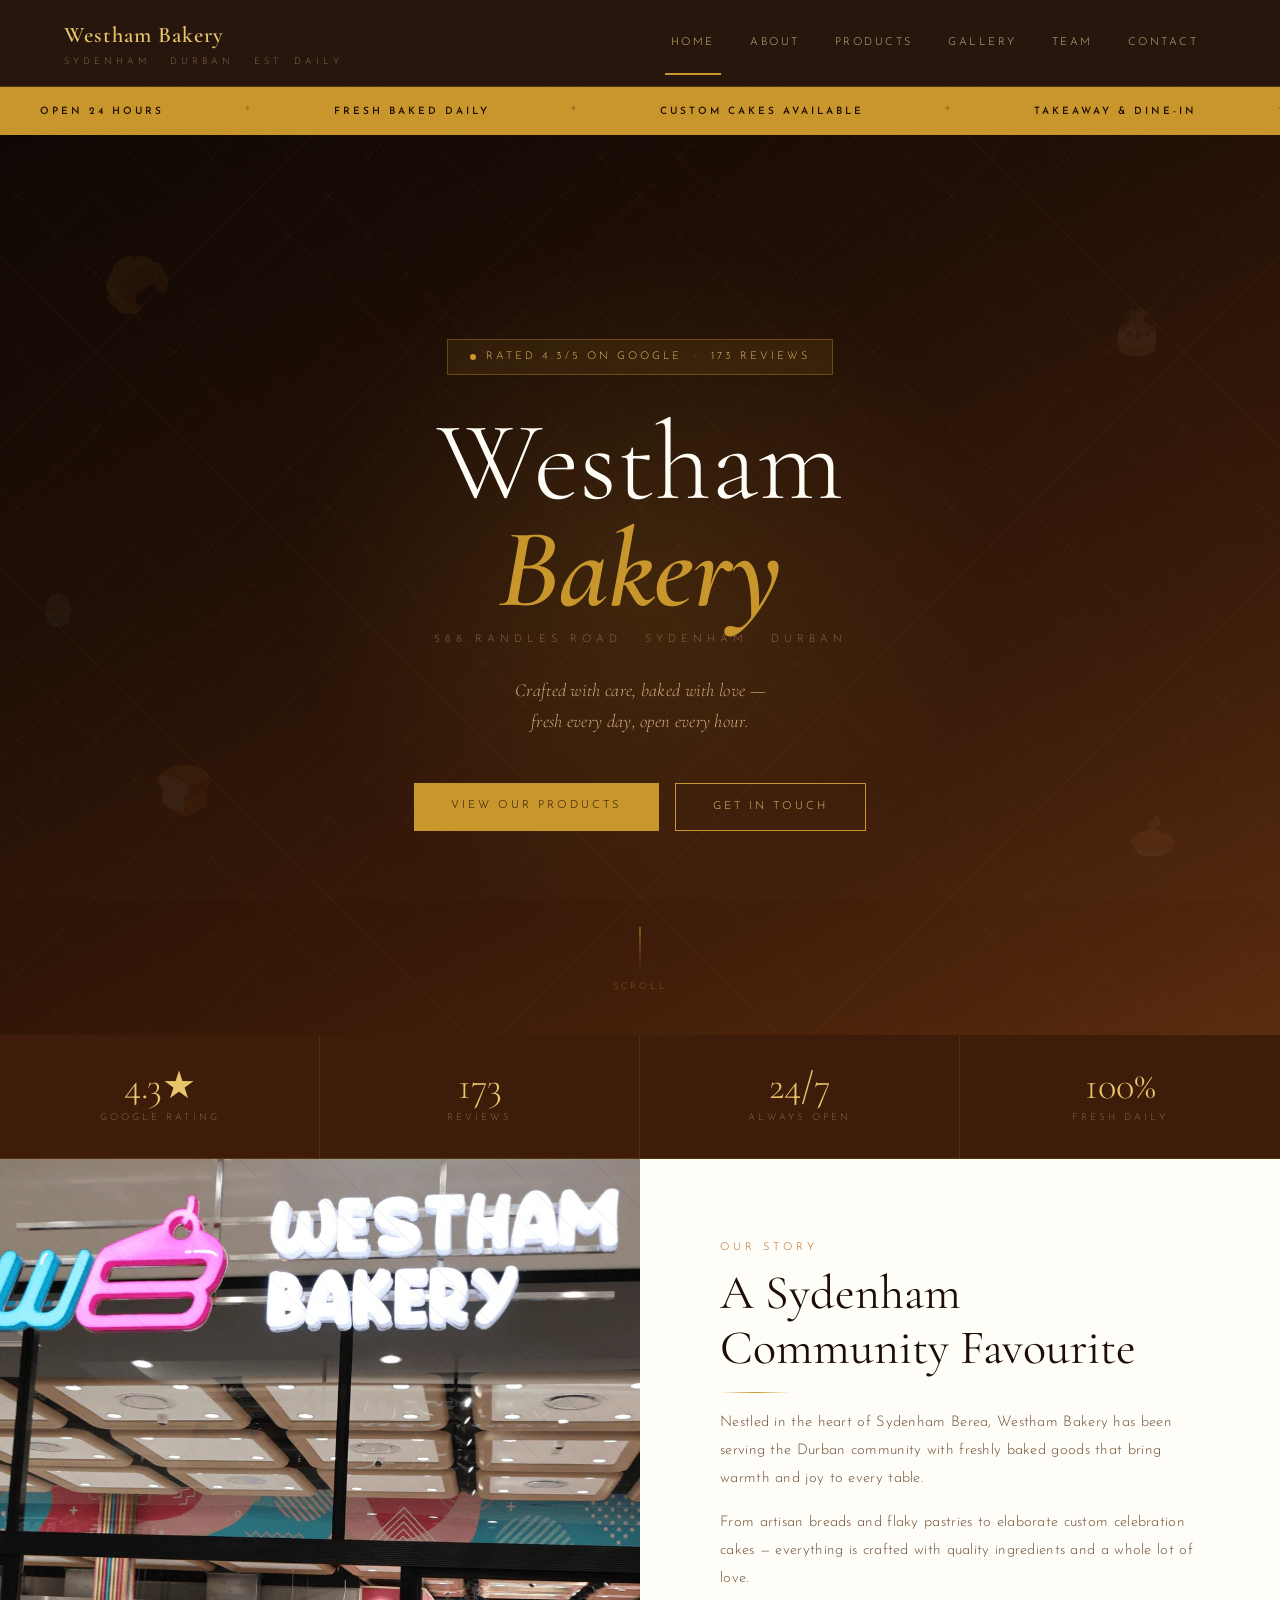
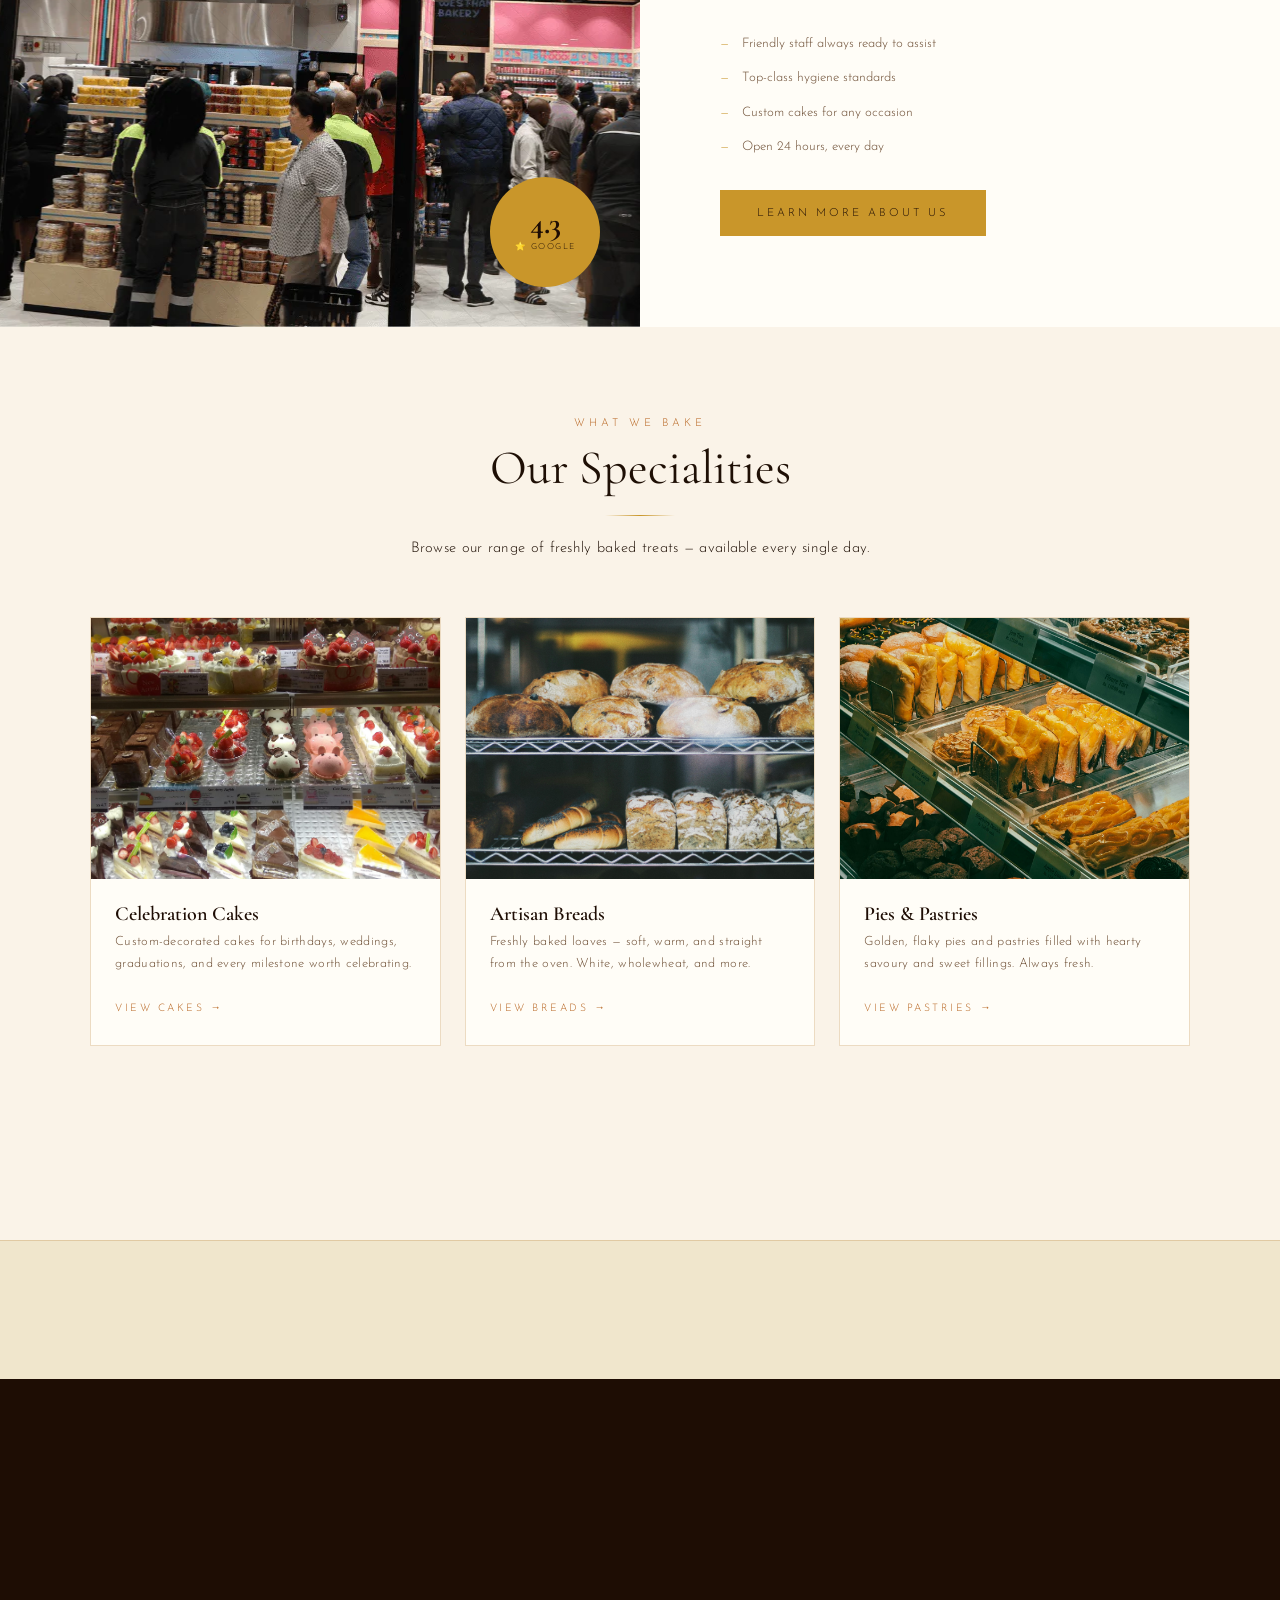
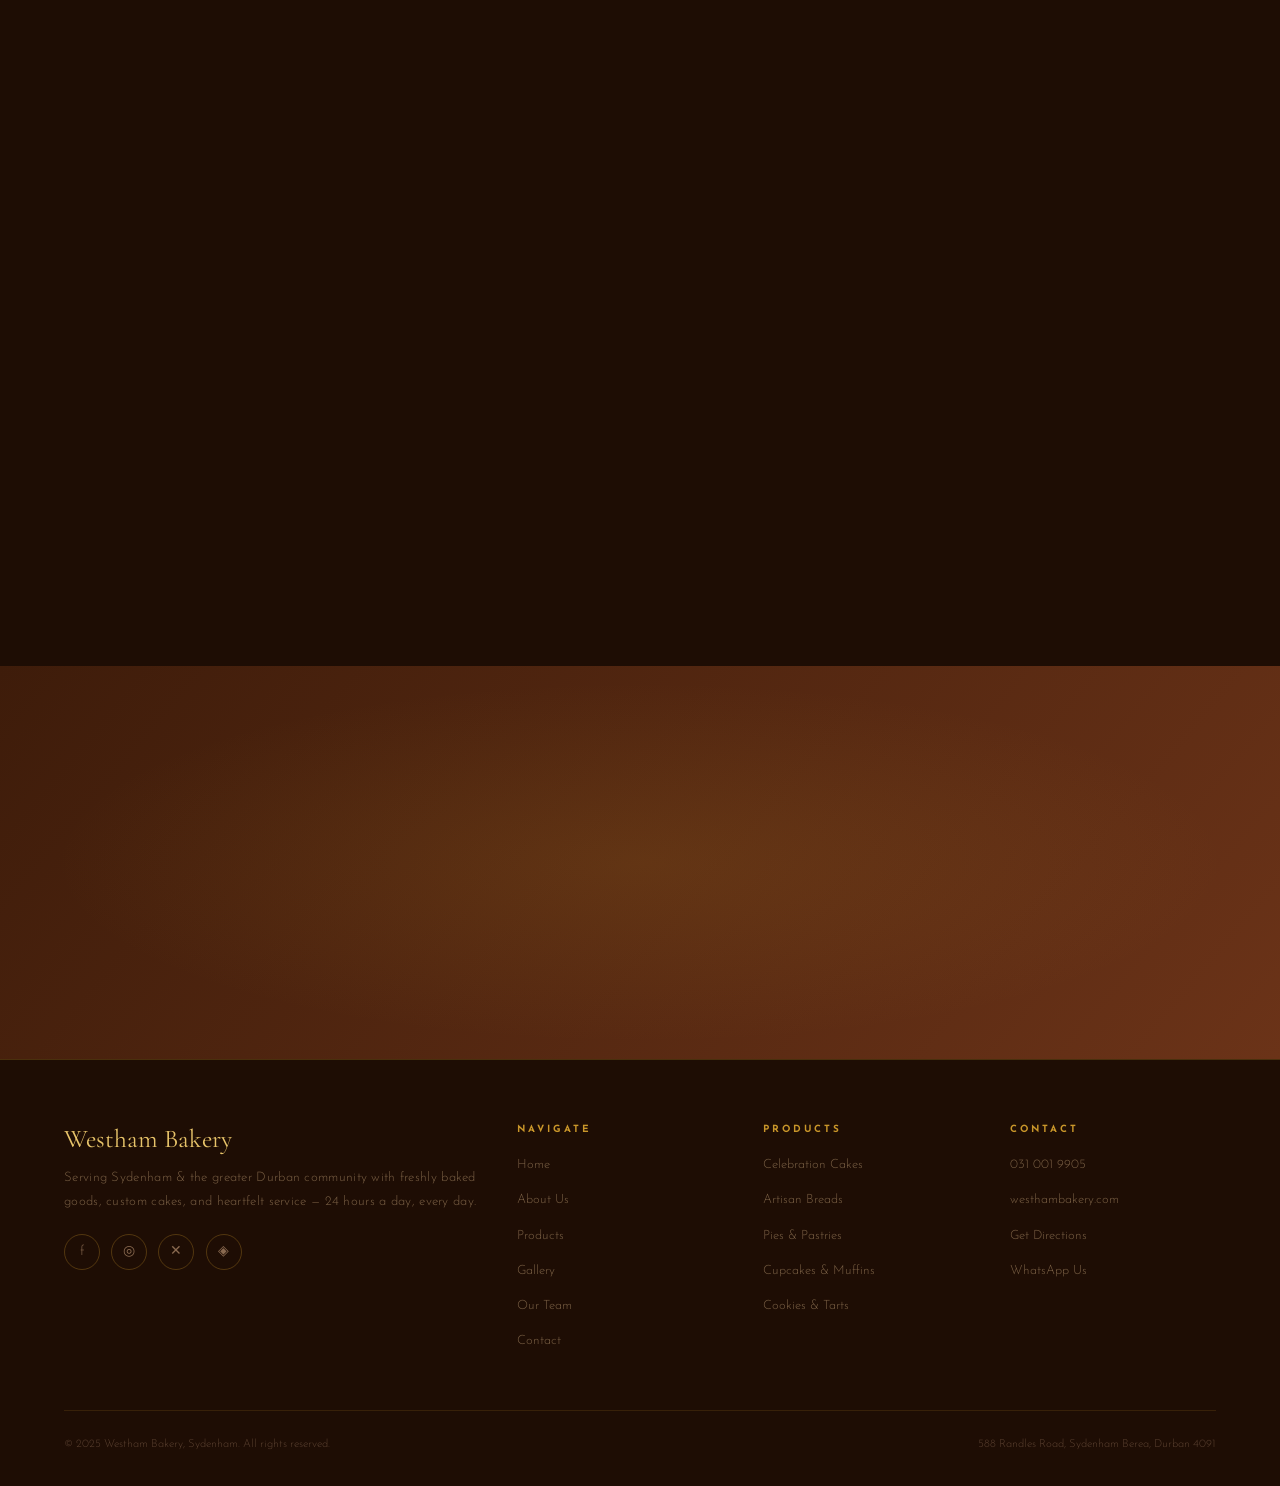
<file: index.html>
<!DOCTYPE html>
<html lang="en">
<head>
  <meta charset="UTF-8">
  <meta name="viewport" content="width=device-width, initial-scale=1.0">
  <title>Westham Bakery – Fresh Every Day | Sydenham, Durban</title>
  <link rel="stylesheet" href="style.css">
  <style>
    /* ── HERO ── */
    .hero {
      min-height: 100vh;
      background: linear-gradient(155deg, #0e0603 0%, var(--brown-dark) 35%, #3a1a08 70%, #5a2c0e 100%);
      display: flex; align-items: center; justify-content: center;
      text-align: center; position: relative; overflow: hidden;
    }
    .hero-lattice {
      position: absolute; inset: 0; pointer-events: none;
      background-image:
        repeating-linear-gradient(45deg,  rgba(201,150,42,0.035) 0, rgba(201,150,42,0.035) 1px, transparent 1px, transparent 55px),
        repeating-linear-gradient(-45deg, rgba(201,150,42,0.035) 0, rgba(201,150,42,0.035) 1px, transparent 1px, transparent 55px);
    }
    .hero-glow {
      position: absolute; width: 700px; height: 700px; border-radius: 50%;
      background: radial-gradient(circle, rgba(201,150,42,0.13) 0%, transparent 70%);
      top: 50%; left: 50%; transform: translate(-50%,-50%);
      animation: pulse 4s ease-in-out infinite;
    }
    /* floating bakery icons */
    .hero-float {
      position: absolute; pointer-events: none; opacity: 0.06; font-size: 4rem;
      animation: floatSlow 6s ease-in-out infinite;
    }
    .hf1 { top: 12%; left: 8%;  animation-delay: 0s;   font-size: 3.5rem; }
    .hf2 { top: 18%; right: 9%; animation-delay: 1.5s; font-size: 2.8rem; }
    .hf3 { bottom: 22%; left: 12%; animation-delay: 3s; font-size: 3rem; }
    .hf4 { bottom: 18%; right: 8%; animation-delay: 2s; font-size: 2.5rem; }
    .hf5 { top: 50%; left: 3%;  animation-delay: 1s;   font-size: 2rem; opacity: 0.04; }

    .hero-content { position: relative; z-index: 2; padding: 2rem; }
    .hero-badge {
      display: inline-flex; align-items: center; gap: 0.6rem;
      background: rgba(201,150,42,0.1); border: 1px solid rgba(201,150,42,0.35);
      color: var(--gold-light); padding: 0.5rem 1.4rem;
      font-size: 0.67rem; letter-spacing: 3px; text-transform: uppercase;
      margin-bottom: 2.2rem;
      animation: fadeIn 0.6s ease both;
    }
    .hero-badge .dot { width: 6px; height: 6px; background: var(--gold); border-radius: 50%; animation: blink 1.5s ease-in-out infinite; }
    .hero h1 {
      color: var(--warm-white);
      font-size: clamp(3.8rem, 9vw, 7rem); font-weight: 300; line-height: 0.95;
      margin-bottom: 0.5rem;
      animation: fadeIn 0.7s ease both 0.15s; opacity: 0;
    }
    .hero h1.anim { opacity: 1; }
    .hero h1 em { color: var(--gold); font-style: italic; font-weight: 600; display: block; }
    .hero-sub {
      font-size: 0.68rem; letter-spacing: 5px; text-transform: uppercase;
      color: var(--muted); margin-bottom: 1.6rem;
      animation: fadeIn 0.7s ease both 0.3s; opacity: 0;
    }
    .hero-sub.anim { opacity: 1; }
    .hero-tagline {
      font-family: 'Cormorant Garamond', serif; font-style: italic;
      color: #c9a878; font-size: 1.15rem; max-width: 460px; margin: 0 auto 2.8rem;
      animation: fadeIn 0.7s ease both 0.45s; opacity: 0;
    }
    .hero-tagline.anim { opacity: 1; }
    .hero-actions {
      display: flex; gap: 1rem; justify-content: center; flex-wrap: wrap;
      animation: fadeIn 0.7s ease both 0.6s; opacity: 0;
    }
    .hero-actions.anim { opacity: 1; }
    .hero-scroll {
      position: absolute; bottom: 2.5rem; left: 50%; transform: translateX(-50%);
      display: flex; flex-direction: column; align-items: center; gap: 0.5rem;
      color: rgba(201,150,42,0.5); font-size: 0.58rem; letter-spacing: 3px; text-transform: uppercase;
      animation: fadeIn 1s ease both 1.2s; opacity: 0;
    }
    .hero-scroll.anim { opacity: 1; }
    .scroll-bar { width: 1px; height: 44px; background: linear-gradient(to bottom, var(--gold), transparent); animation: floatSlow 2s ease-in-out infinite; }

    /* ── TICKER ── */
    .ticker { background: var(--gold); overflow: hidden; white-space: nowrap; padding: 0.65rem 0; }
    .ticker-inner { display: inline-flex; animation: marqueScroll 24s linear infinite; }
    .ticker-inner span { font-size: 0.63rem; letter-spacing: 3px; text-transform: uppercase; color: var(--brown-dark); padding: 0 2.5rem; font-weight: 600; }
    .ticker-inner .sep { color: rgba(0,0,0,0.2); font-size: 0.5rem; }

    /* ── QUICK STATS ── */
    .stats-strip {
      background: var(--brown); border-bottom: 1px solid rgba(201,150,42,0.2);
      display: grid; grid-template-columns: repeat(4,1fr);
    }
    .stat-cell {
      padding: 2rem; text-align: center;
      border-right: 1px solid rgba(201,150,42,0.15);
      transition: background 0.3s;
    }
    .stat-cell:last-child { border-right: none; }
    .stat-cell:hover { background: rgba(201,150,42,0.06); }
    .stat-num { font-family: 'Cormorant Garamond', serif; font-size: 2.4rem; font-weight: 300; color: var(--gold-light); line-height: 1; display: block; }
    .stat-lbl { font-size: 0.6rem; letter-spacing: 3px; text-transform: uppercase; color: var(--muted); margin-top: 0.3rem; display: block; }

    /* ── ABOUT STRIP ── */
    .about-strip { display: grid; grid-template-columns: 1fr 1fr; gap: 0; }
    .about-visual {
      min-height: 520px;
      display: flex; align-items: center; justify-content: center;
      position: relative; overflow: hidden;
      background: var(--parchment); /* Neutral fallback */
    }
    .about-visual img {
      width: 100%; height: 100%; object-fit: cover;
      position: absolute; inset: 0;
    }
    .about-visual::before {
      content: ''; position: absolute; inset: 0;
      background: repeating-linear-gradient(45deg, transparent 0, transparent 30px, rgba(0,0,0,0.04) 30px, rgba(0,0,0,0.04) 31px);
      z-index: 1; pointer-events: none;
    }
    .about-visual-badge {
      position: absolute; bottom: 2.5rem; right: 2.5rem;
      background: var(--gold); color: var(--brown-dark);
      width: 110px; height: 110px; border-radius: 50%;
      display: flex; flex-direction: column; align-items: center; justify-content: center;
      text-align: center; z-index: 2;
      animation: pulse 3s ease-in-out infinite;
    }
    .about-visual-badge strong { font-family: 'Cormorant Garamond', serif; font-size: 1.9rem; line-height: 1; }
    .about-visual-badge span { font-size: 0.52rem; letter-spacing: 1.5px; text-transform: uppercase; }
    .about-text { padding: 5rem; display: flex; flex-direction: column; justify-content: center; background: var(--warm-white); }
    .about-text h2 { color: var(--brown-dark); margin-bottom: 1rem; }
    .about-text p { color: var(--text-light); line-height: 1.9; margin-bottom: 1rem; }
    .feature-list { margin: 1.5rem 0 2rem; display: flex; flex-direction: column; gap: 0.75rem; }
    .feature-row { display: flex; align-items: center; gap: 0.8rem; font-size: 0.82rem; color: var(--text-light); }
    .feature-row::before { content: '—'; color: var(--gold); flex-shrink: 0; }

    /* ── PRODUCT SHOWCASE ── */
    .products-section { background: var(--cream); }
    .products-showcase { display: grid; grid-template-columns: repeat(3,1fr); gap: 1.5rem; max-width: 1100px; margin: 0 auto; }
    .product-card {
      background: var(--warm-white); border: 1px solid var(--border);
      overflow: hidden; cursor: default;
      transition: transform 0.4s cubic-bezier(.22,.61,.36,1), box-shadow 0.4s;
    }
    .product-card:hover { transform: translateY(-7px); box-shadow: 0 24px 60px rgba(30,13,4,0.13); }
    .product-thumb {
      aspect-ratio: 4/3; display: flex; align-items: center; justify-content: center;
      position: relative; overflow: hidden;
      transition: transform 0.5s;
      background: var(--parchment); /* Neutral fallback */
    }
    .product-thumb img {
      width: 100%; height: 100%; object-fit: cover;
      transition: transform 0.5s;
    }
    .product-card:hover .product-thumb img { transform: scale(1.05); }
    /* REMOVED: .pt1, .pt2, .pt3 gradient classes */
    .product-body { padding: 1.5rem; }
    .product-body h3 { font-size: 1.25rem; color: var(--brown-dark); margin-bottom: 0.3rem; }
    .product-body p { font-size: 0.8rem; color: var(--text-light); line-height: 1.7; margin-bottom: 1.2rem; }
    .product-link {
      font-size: 0.65rem; letter-spacing: 2.5px; text-transform: uppercase;
      color: var(--caramel); text-decoration: none; display: inline-flex; align-items: center; gap: 0.4rem;
      transition: gap 0.3s, color 0.3s;
    }
    .product-link:hover { gap: 0.8rem; color: var(--gold); }
    .product-link::after { content: '→'; }

    /* ── REVIEWS ── */
    .reviews-section { background: var(--brown-dark); }
    .reviews-section .section-center h2 { color: var(--gold-light); }
    .reviews-section .section-center .eyebrow { color: var(--gold); }
    .reviews-section .section-center p { color: var(--muted); }
    .rating-hero { display: flex; align-items: center; gap: 2rem; justify-content: center; margin: 2rem 0 3.5rem; }
    .rating-score { font-family: 'Cormorant Garamond', serif; font-size: 6rem; font-weight: 300; color: var(--gold-light); line-height: 1; }
    .rating-meta .stars { font-size: 1.4rem; }
    .rating-meta p { color: var(--muted); font-size: 0.78rem; margin-top: 0.3rem; }
    .reviews-grid { display: grid; grid-template-columns: repeat(3,1fr); gap: 1.5rem; max-width: 1100px; margin: 0 auto; }
    .review-card {
      background: rgba(255,255,255,0.04); border: 1px solid rgba(201,150,42,0.18);
      padding: 2rem; position: relative; overflow: hidden;
      transition: transform 0.35s, box-shadow 0.35s, background 0.35s;
    }
    .review-card:hover { transform: translateY(-4px); box-shadow: 0 16px 40px rgba(0,0,0,0.3); background: rgba(255,255,255,0.07); }
    .review-card::before {
      content: '"'; position: absolute; top: 0.5rem; right: 1.2rem;
      font-family: 'Cormorant Garamond', serif; font-size: 6rem;
      color: rgba(201,150,42,0.1); line-height: 1;
    }
    .review-card .stars { font-size: 0.82rem; margin-bottom: 0.8rem; }
    .review-card p { color: #b09070; font-size: 0.84rem; line-height: 1.85; font-style: italic; margin-bottom: 1.2rem; }
    .reviewer-name { font-size: 0.68rem; letter-spacing: 2px; text-transform: uppercase; color: var(--gold); }
    .reviewer-meta { font-size: 0.62rem; color: var(--muted); margin-top: 0.2rem; }

    /* ── INFO ROW ── */
    .info-row {
      display: grid; grid-template-columns: repeat(3,1fr);
      background: var(--parchment); border-top: 1px solid var(--border);
    }
    .info-cell {
      padding: 2.2rem; text-align: center;
      border-right: 1px solid var(--border);
      transition: background 0.3s;
    }
    .info-cell:last-child { border-right: none; }
    .info-cell:hover { background: rgba(201,150,42,0.05); }
    .info-cell .ico { font-size: 1.6rem; margin-bottom: 0.5rem; }
    .info-cell strong { display: block; font-family: 'Cormorant Garamond', serif; font-size: 1.05rem; color: var(--brown-dark); margin-bottom: 0.25rem; }
    .info-cell span { font-size: 0.75rem; color: var(--muted); }
    .info-cell a { color: var(--caramel); text-decoration: none; }
    .info-cell a:hover { text-decoration: underline; }

    /* ── CTA ── */
    .cta-strip {
      background: linear-gradient(130deg, var(--brown) 0%, var(--brown-mid) 100%);
      padding: 5rem 4rem; text-align: center; position: relative; overflow: hidden;
    }
    .cta-strip::before {
      content: ''; position: absolute; inset: 0;
      background: radial-gradient(ellipse at center, rgba(201,150,42,0.12) 0%, transparent 65%);
    }
    .cta-strip h2 { color: var(--warm-white); position: relative; margin-bottom: 0.8rem; }
    .cta-strip p  { color: var(--muted); position: relative; margin-bottom: 2.5rem; max-width: 480px; margin-left: auto; margin-right: auto; }
    .cta-btns { display: flex; gap: 1rem; justify-content: center; flex-wrap: wrap; position: relative; }

    @media (max-width: 960px) {
      .about-strip { grid-template-columns: 1fr; }
      .about-text { padding: 3.5rem 1.8rem; }
      .about-visual { min-height: 360px; }
      .stats-strip { grid-template-columns: 1fr 1fr; }
      .products-showcase, .reviews-grid { grid-template-columns: 1fr 1fr; }
      .info-row { grid-template-columns: 1fr; }
      .info-cell { border-right: none; border-bottom: 1px solid var(--border); }
    }
    @media (max-width: 600px) {
      .products-showcase, .reviews-grid, .stats-strip { grid-template-columns: 1fr; }
      .hero h1 { font-size: clamp(3rem,12vw,5rem); }
      .cta-strip { padding: 3.5rem 1.8rem; }
    }
  </style>
</head>
<body>

<!-- NAV -->
<nav id="mainNav">
  <a href="index.html" class="nav-brand">
    <span class="nav-brand-main">Westham Bakery</span>
    <span class="nav-brand-sub">Sydenham · Durban · Est. Daily</span>
  </a>
  <ul class="nav-links" id="navLinks">
    <li><a href="index.html" class="active">Home</a></li>
    <li><a href="about.html">About</a></li>
    <li><a href="products.html">Products</a></li>
    <li><a href="gallery.html">Gallery</a></li>
    <li><a href="team.html">Team</a></li>
    <li><a href="contact.html">Contact</a></li>
  </ul>
  <button class="nav-toggle" id="navToggle" aria-label="Menu">
    <span></span><span></span><span></span>
  </button>
</nav>

<!-- TICKER -->
<div class="ticker" aria-hidden="true">
  <div class="ticker-inner">
    <span>Open 24 Hours</span><span class="sep">✦</span>
    <span>Fresh Baked Daily</span><span class="sep">✦</span>
    <span>Custom Cakes Available</span><span class="sep">✦</span>
    <span>Takeaway &amp; Dine-in</span><span class="sep">✦</span>
    <span>Sydenham · Durban</span><span class="sep">✦</span>
    <span>588 Randles Road</span><span class="sep">✦</span>
    <span>031 001 9905</span><span class="sep">✦</span>
    <span>4.3 ★ Google Rating</span><span class="sep">✦</span>
    <!-- duplicate for seamless loop -->
    <span>Open 24 Hours</span><span class="sep">✦</span>
    <span>Fresh Baked Daily</span><span class="sep">✦</span>
    <span>Custom Cakes Available</span><span class="sep">✦</span>
    <span>Takeaway &amp; Dine-in</span><span class="sep">✦</span>
    <span>Sydenham · Durban</span><span class="sep">✦</span>
    <span>588 Randles Road</span><span class="sep">✦</span>
    <span>031 001 9905</span><span class="sep">✦</span>
    <span>4.3 ★ Google Rating</span><span class="sep">✦</span>
  </div>
</div>

<!-- HERO -->
<section class="hero">
  <div class="hero-lattice"></div>
  <div class="hero-glow"></div>
  <div class="hero-float hf1">🥐</div>
  <div class="hero-float hf2">🎂</div>
  <div class="hero-float hf3">🍞</div>
  <div class="hero-float hf4">🥧</div>
  <div class="hero-float hf5">🧁</div>

  <div class="hero-content">
    <div class="hero-badge"><div class="dot"></div> Rated 4.3/5 on Google &nbsp;·&nbsp; 173 Reviews</div>
    <h1 id="heroH1">Westham<em>Bakery</em></h1>
    <p class="hero-sub" id="heroSub">588 Randles Road · Sydenham · Durban</p>
    <p class="hero-tagline" id="heroTagline">Crafted with care, baked with love — <br>fresh every day, open every hour.</p>
    <div class="hero-actions" id="heroActions">
      <a href="products.html" class="btn btn-gold">View Our Products</a>
      <a href="contact.html" class="btn btn-outline">Get in Touch</a>
    </div>
  </div>
  <div class="hero-scroll" id="heroScroll">
    <div class="scroll-bar"></div>
    Scroll
  </div>
</section>

<!-- STATS STRIP -->
<div class="stats-strip">
  <div class="stat-cell reveal"><span class="stat-num">4.3★</span><span class="stat-lbl">Google Rating</span></div>
  <div class="stat-cell reveal d1"><span class="stat-num">173</span><span class="stat-lbl">Reviews</span></div>
  <div class="stat-cell reveal d2"><span class="stat-num">24/7</span><span class="stat-lbl">Always Open</span></div>
  <div class="stat-cell reveal d3"><span class="stat-num">100%</span><span class="stat-lbl">Fresh Daily</span></div>
</div>

<!-- ABOUT STRIP -->
<div class="about-strip">
  <div class="about-visual">
    <img src="Photos/Westham_Bakery_Blog_Durban_Grows_Sweeter_with_New_Westham_Bakery_Stores_image_2.webp" alt="Westham Bakery Interior">
    <div class="about-visual-badge">
      <strong>4.3</strong>
      <span>⭐ Google</span>
    </div>
  </div>
  <div class="about-text">
    <div class="reveal">
      <span class="eyebrow">Our Story</span>
      <h2>A Sydenham Community Favourite</h2>
      <div class="divider" style="margin:1rem 0;"></div>
    </div>
    <p class="reveal d1">Nestled in the heart of Sydenham Berea, Westham Bakery has been serving the Durban community with freshly baked goods that bring warmth and joy to every table.</p>
    <p class="reveal d2">From artisan breads and flaky pastries to elaborate custom celebration cakes — everything is crafted with quality ingredients and a whole lot of love.</p>
    <div class="feature-list reveal d3">
      <div class="feature-row">Friendly staff always ready to assist</div>
      <div class="feature-row">Top-class hygiene standards</div>
      <div class="feature-row">Custom cakes for any occasion</div>
      <div class="feature-row">Open 24 hours, every day</div>
    </div>
    <div class="reveal d4">
      <a href="about.html" class="btn btn-gold">Learn More About Us</a>
    </div>
  </div>
</div>

<!-- PRODUCTS PREVIEW -->
<section class="section products-section">
  <div class="section-center reveal">
    <span class="eyebrow">What We Bake</span>
    <h2>Our Specialities</h2>
    <div class="divider"></div>
    <p>Browse our range of freshly baked treats — available every single day.</p>
  </div>
  <div class="products-showcase">
    <div class="product-card reveal d1">
      <div class="product-thumb">
        <img src="Photos/cakes.jpg" alt="Celebration Cakes">
      </div>
      <div class="product-body">
        <h3>Celebration Cakes</h3>
        <p>Custom-decorated cakes for birthdays, weddings, graduations, and every milestone worth celebrating.</p>
        <a href="products.html" class="product-link">View Cakes</a>
      </div>
    </div>
    <div class="product-card reveal d2">
      <div class="product-thumb">
        <img src="Photos/bread.jpg" alt="Artisan Breads">
      </div>
      <div class="product-body">
        <h3>Artisan Breads</h3>
        <p>Freshly baked loaves — soft, warm, and straight from the oven. White, wholewheat, and more.</p>
        <a href="products.html" class="product-link">View Breads</a>
      </div>
    </div>
    <div class="product-card reveal d3">
      <div class="product-thumb">
        <img src="Photos/Pies & Pastries.jpg" alt="Pies & Pastries">
      </div>
      <div class="product-body">
        <h3>Pies &amp; Pastries</h3>
        <p>Golden, flaky pies and pastries filled with hearty savoury and sweet fillings. Always fresh.</p>
        <a href="products.html" class="product-link">View Pastries</a>
      </div>
    </div>
  </div>
  <div class="section-center" style="margin-top:3rem;margin-bottom:0;">
    <a href="products.html" class="btn btn-dark reveal">See Full Product Range</a>
  </div>
</section>

<!-- INFO ROW -->
<div class="info-row">
  <div class="info-cell reveal">
    <div class="ico"></div>
    <strong>588 Randles Road</strong>
    <span>Sydenham Berea, Durban 4091</span>
  </div>
  <div class="info-cell reveal d1">
    <div class="ico"></div>
    <strong><a href="tel:+27310019905">031 001 9905</a></strong>
    <span>Call us anytime — we're open 24hrs</span>
  </div>
  <div class="info-cell reveal d2">
    <div class="ico"></div>
    <strong><a href="https://westhambakery.com  " target="_blank" rel="noopener">westhambakery.com</a></strong>
    <span>Visit our official website</span>
  </div>
</div>

<!-- REVIEWS -->
<section class="section reviews-section">
  <div class="section-center reveal">
    <span class="eyebrow">What People Say</span>
    <h2>Loved by Durban</h2>
    <div class="divider"></div>
    <p>Real reviews from our valued community members.</p>
  </div>
  <div class="rating-hero reveal">
    <div class="rating-score">4.3</div>
    <div class="rating-meta">
      <div class="stars">★★★★☆</div>
      <p>Based on 173 Google Reviews</p>
    </div>
  </div>
  <div class="reviews-grid">
    <div class="review-card reveal d1">
      <div class="stars">★★★★★</div>
      <p>Great helpful staff. Always ready to assist. Ordered a birthday cake online — it was ready and decorated "Happy Birthday" at no extra cost. Quality and freshness guaranteed.</p>
      <div class="reviewer-name">Aaron Harry</div>
      <div class="reviewer-meta">Local Guide · 17 reviews · 1 month ago</div>
    </div>
    <div class="review-card reveal d2">
      <div class="stars">★★★★★</div>
      <p>Absolutely beautiful service and mouthwatering cakes. Definitely would recommend this if you are a cake lover.</p>
      <div class="reviewer-name">Rosemary Nontokozo</div>
      <div class="reviewer-meta">Local Guide · 16 reviews · 3 months ago</div>
    </div>
    <div class="review-card reveal d3">
      <div class="stars">★★★★★</div>
      <p>Their service is 100% — the staff is friendly, hygiene is top of the class, and their cakes are fresh, soft and nice.</p>
      <div class="reviewer-name">Nobuhle Mastu</div>
      <div class="reviewer-meta">Local Guide · 40 reviews · 3 months ago</div>
    </div>
  </div>
  <div style="text-align:center;margin-top:2.5rem;" class="reveal">
    <a href="https://www.google.com/maps/search/Westham+Bakery+Sydenham+Durban  " target="_blank" rel="noopener" class="btn btn-outline">Read All Reviews on Google ↗</a>
  </div>
</section>

<!-- CTA -->
<section class="cta-strip">
  <span class="eyebrow reveal" style="color:var(--gold);">Plan Your Visit</span>
  <h2 class="reveal">Come See Us in Sydenham</h2>
  <p class="reveal d1">We're open 24 hours — drop in any time for fresh bread, custom cakes, and a warm welcome.</p>
  <div class="cta-btns">
    <a href="contact.html" class="btn btn-gold reveal d1">Get in Touch</a>
    <a href="https://maps.google.com/?q=588+Randles+Road+Sydenham+Durban  " target="_blank" rel="noopener" class="btn btn-outline reveal d2">Get Directions ↗</a>
  </div>
</section>

<!-- FOOTER -->
<footer>
  <div class="footer-grid">
    <div class="footer-brand">
      <h3>Westham Bakery</h3>
      <p>Serving Sydenham &amp; the greater Durban community with freshly baked goods, custom cakes, and heartfelt service — 24 hours a day, every day.</p>
      <div class="social-links">
        <a href="https://facebook.com  " target="_blank" rel="noopener" title="Facebook">f</a>
        <a href="https://instagram.com  " target="_blank" rel="noopener" title="Instagram">◎</a>
        <a href="https://twitter.com  " target="_blank" rel="noopener" title="X/Twitter">✕</a>
        <a href="https://wa.me/27310019905  " target="_blank" rel="noopener" title="WhatsApp">◈</a>
      </div>
    </div>
    <div class="footer-col">
      <h4>Navigate</h4>
      <ul>
        <li><a href="index.html">Home</a></li>
        <li><a href="about.html">About Us</a></li>
        <li><a href="products.html">Products</a></li>
        <li><a href="gallery.html">Gallery</a></li>
        <li><a href="team.html">Our Team</a></li>
        <li><a href="contact.html">Contact</a></li>
      </ul>
    </div>
    <div class="footer-col">
      <h4>Products</h4>
      <ul>
        <li><a href="products.html">Celebration Cakes</a></li>
        <li><a href="products.html">Artisan Breads</a></li>
        <li><a href="products.html">Pies &amp; Pastries</a></li>
        <li><a href="products.html">Cupcakes &amp; Muffins</a></li>
        <li><a href="products.html">Cookies &amp; Tarts</a></li>
      </ul>
    </div>
    <div class="footer-col">
      <h4>Contact</h4>
      <ul>
        <li><a href="tel:+27310019905">031 001 9905</a></li>
        <li><a href="https://westhambakery,com" target="_blank" rel="noopener">westhambakery.com</a></li>
        <li><a href="https://maps.google.com/?q=Westham+Bakery+Sydenham  " target="_blank" rel="noopener">Get Directions</a></li>
        <li><a href="https://wa.me/27310019905  " target="_blank" rel="noopener">WhatsApp Us</a></li>
      </ul>
    </div>
  </div>
  <div class="footer-bottom">
    <span>© 2025 Westham Bakery, Sydenham. All rights reserved.</span>
    <span>588 Randles Road, Sydenham Berea, Durban 4091</span>
  </div>
</footer>

<script>
  // Nav scroll effect
  const nav = document.getElementById('mainNav');
  window.addEventListener('scroll', () => {
    nav.classList.toggle('scrolled', window.scrollY > 60);
  });

  // Mobile nav toggle
  const toggle = document.getElementById('navToggle');
  const navLinks = document.getElementById('navLinks');
  toggle.addEventListener('click', () => {
    toggle.classList.toggle('open');
    navLinks.classList.toggle('open');
  });

  // Hero animations trigger
  window.addEventListener('load', () => {
    setTimeout(() => document.getElementById('heroH1').classList.add('anim'), 150);
    setTimeout(() => document.getElementById('heroSub').classList.add('anim'), 300);
    setTimeout(() => document.getElementById('heroTagline').classList.add('anim'), 450);
    setTimeout(() => document.getElementById('heroActions').classList.add('anim'), 600);
    setTimeout(() => document.getElementById('heroScroll').classList.add('anim'), 1100);
  });

  // Scroll reveal
  const reveals = document.querySelectorAll('.reveal, .reveal-left, .reveal-right');
  const observer = new IntersectionObserver((entries) => {
    entries.forEach(e => { if (e.isIntersecting) { e.target.classList.add('visible'); } });
  }, { threshold: 0.12 });
  reveals.forEach(r => observer.observe(r));
</script>
</body>
</html>
</file>
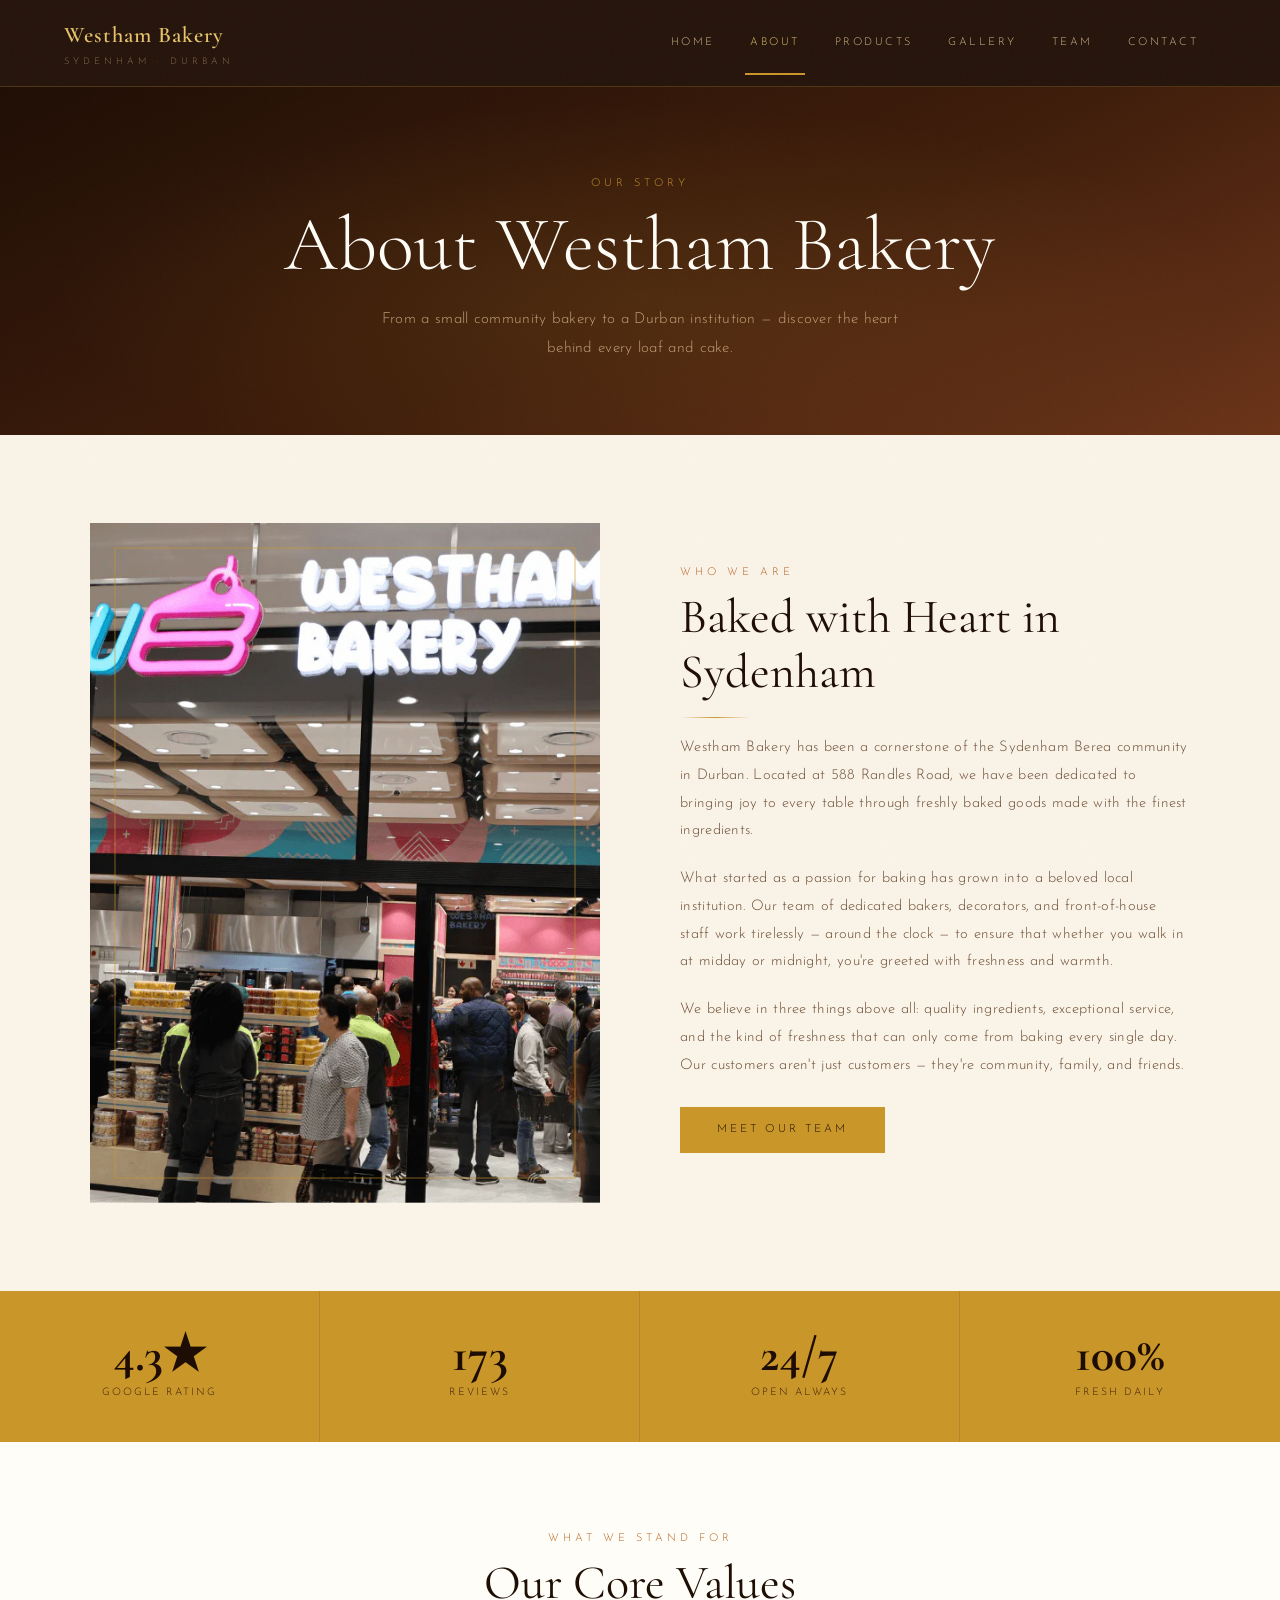
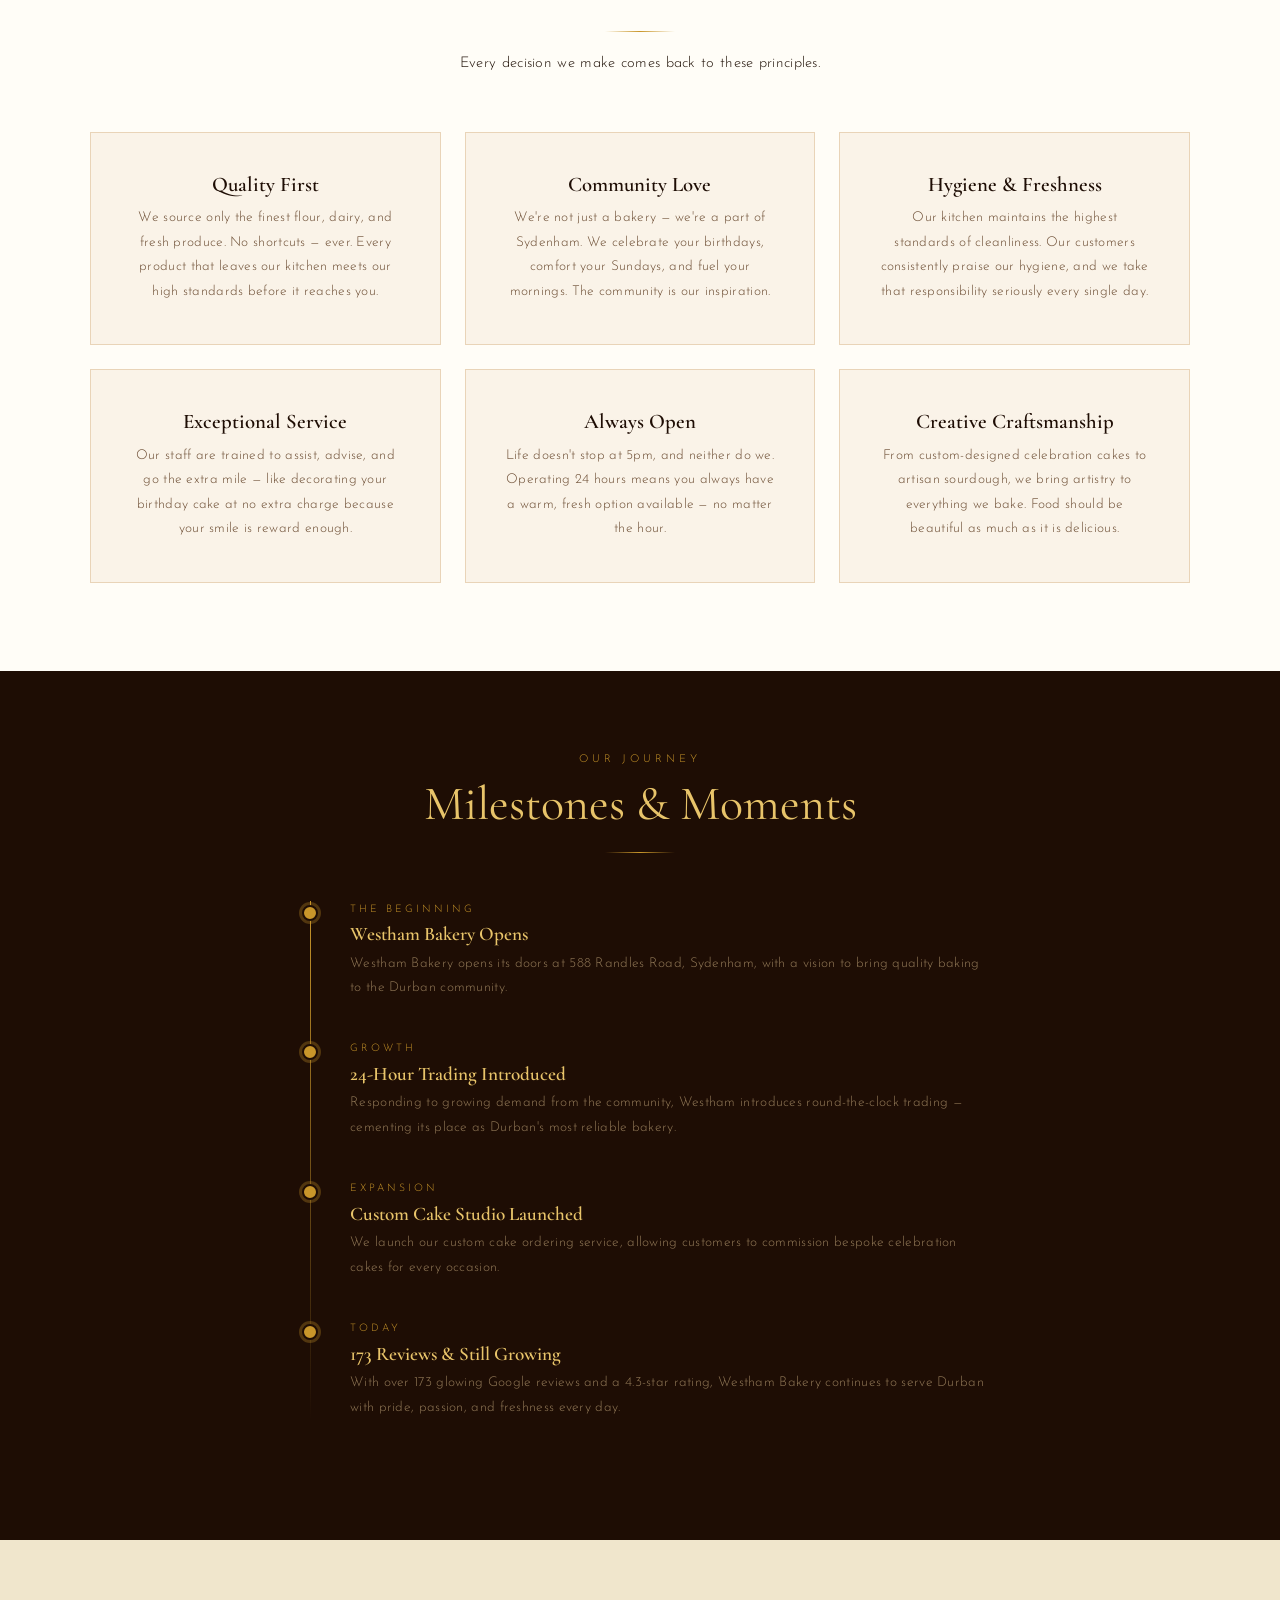
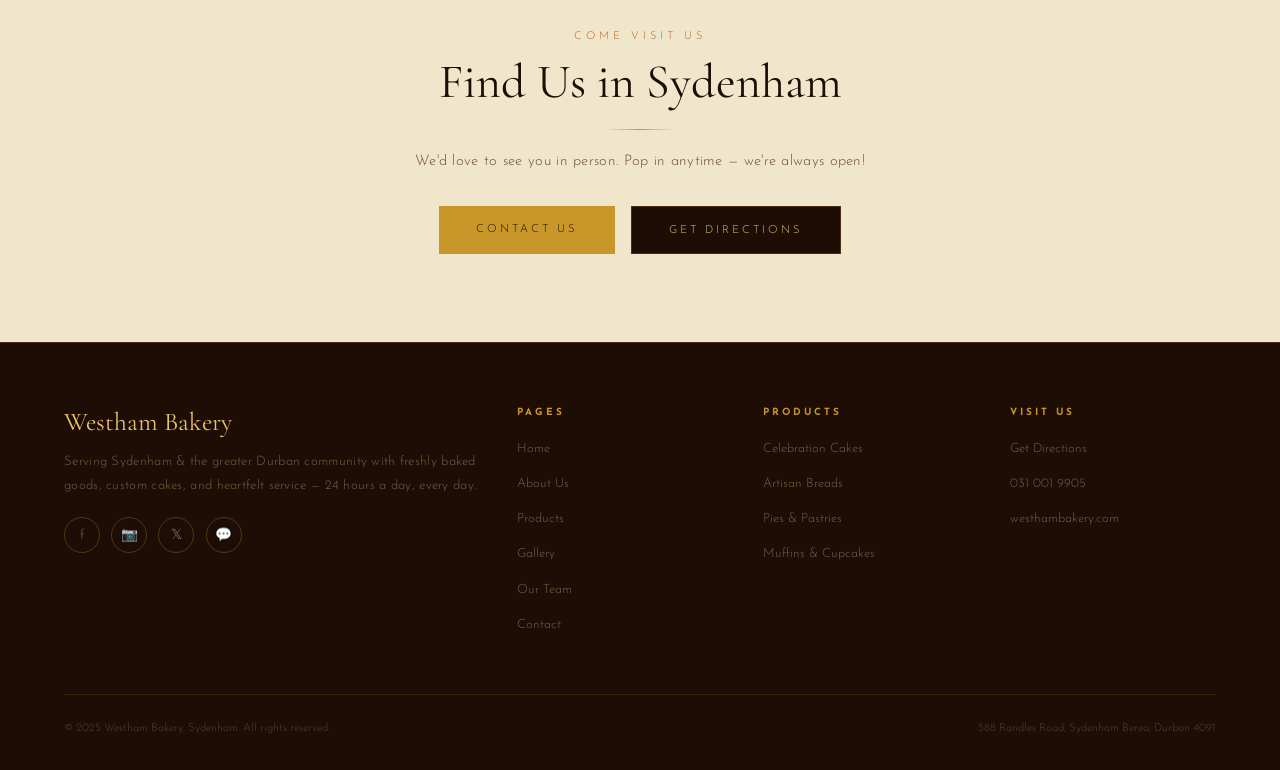
<file: about.html>
<!DOCTYPE html>
<html lang="en">
<head>
  <meta charset="UTF-8">
  <meta name="viewport" content="width=device-width, initial-scale=1.0">
  <title>About Us – Westham Bakery | Sydenham, Durban</title>
  <link rel="stylesheet" href="style.css">
  <style>
    .story-grid { display: grid; grid-template-columns: 1fr 1fr; gap: 5rem; align-items: center; max-width: 1100px; margin: 0 auto; }
    .story-img {
      aspect-ratio: 3/4;
      display: flex; align-items: center; justify-content: center;
      position: relative; overflow: hidden;
      background: var(--parchment); /* Neutral fallback */
    }
    .story-img img {
      width: 100%; height: 100%; object-fit: cover;
      position: absolute; inset: 0;
    }
    .story-img::after {
      content: '';
      position: absolute; inset: 0;
      border: 2px solid rgba(201,150,42,0.3);
      margin: 1.5rem;
      pointer-events: none;
      z-index: 2;
    }
    .story-text h2 { color: var(--brown-dark); margin-bottom: 1rem; }
    .story-text p { color: var(--text-light); line-height: 1.9; margin-bottom: 1.2rem; }

    .values-section { background: var(--warm-white); }
    .values-grid { display: grid; grid-template-columns: repeat(3,1fr); gap: 1.5rem; max-width: 1100px; margin: 0 auto; }
    .value-card { padding: 2.5rem; border: 1px solid var(--border); text-align: center; background: var(--cream); transition: transform 0.3s, box-shadow 0.3s; }
    .value-card:hover { transform: translateY(-4px); box-shadow: 0 16px 40px rgba(75,35,10,0.1); }
    .value-icon { 
      width: 80px; height: 80px; 
      margin: 0 auto 1rem; 
      border-radius: 50%;
      overflow: hidden;
      background: var(--parchment);
    }
    .value-icon img {
      width: 100%; height: 100%; object-fit: cover;
    }
    .value-card h3 { color: var(--brown-dark); margin-bottom: 0.6rem; font-size: 1.3rem; }
    .value-card p { color: var(--text-light); font-size: 0.85rem; line-height: 1.8; }

    .timeline-section { background: var(--brown-dark); padding: 5rem 4rem; }
    .timeline-section .section-center h2 { color: var(--gold-light); }
    .timeline-section .section-center .eyebrow { color: var(--gold); }
    .timeline-section .section-center p { color: var(--muted); }
    .timeline { max-width: 700px; margin: 0 auto; position: relative; }
    .timeline::before { content: ''; position: absolute; left: 20px; top: 0; bottom: 0; width: 1px; background: linear-gradient(to bottom, var(--gold), transparent); }
    .timeline-item { padding-left: 60px; margin-bottom: 2.5rem; position: relative; }
    .timeline-dot {
      position: absolute; left: 12px; top: 4px;
      width: 16px; height: 16px; border-radius: 50%;
      background: var(--gold); border: 2px solid var(--brown-dark);
      box-shadow: 0 0 0 3px rgba(201,150,42,0.3);
    }
    .timeline-year { font-size: 0.65rem; letter-spacing: 3px; text-transform: uppercase; color: var(--gold); margin-bottom: 0.3rem; }
    .timeline-item h3 { color: var(--gold-light); font-size: 1.2rem; margin-bottom: 0.4rem; }
    .timeline-item p { color: #937a58; font-size: 0.85rem; line-height: 1.8; }

    .stats-bar { background: var(--gold); display: grid; grid-template-columns: repeat(4,1fr); }
    .stat-item { padding: 2.5rem; text-align: center; border-right: 1px solid rgba(0,0,0,0.1); }
    .stat-item:last-child { border-right: none; }
    .stat-num { font-family: 'Cormorant Garamond', serif; font-size: 3rem; font-weight: 700; color: var(--brown-dark); line-height: 1; }
    .stat-label { font-size: 0.65rem; letter-spacing: 2px; text-transform: uppercase; color: var(--brown); margin-top: 0.3rem; }

    @media (max-width: 900px) {
      .story-grid { grid-template-columns: 1fr; gap: 2.5rem; }
      .values-grid { grid-template-columns: 1fr 1fr; }
      .stats-bar { grid-template-columns: 1fr 1fr; }
    }
    @media (max-width: 600px) {
      .values-grid, .stats-bar { grid-template-columns: 1fr; }
    }
  </style>
</head>
<body>

<nav>
  <a href="index.html" class="nav-brand">
    <span class="nav-brand-main">Westham Bakery</span>
    <span class="nav-brand-sub">Sydenham · Durban</span>
  </a>
  <ul class="nav-links">
    <li><a href="index.html">Home</a></li>
    <li><a href="about.html" class="active">About</a></li>
    <li><a href="products.html">Products</a></li>
    <li><a href="gallery.html">Gallery</a></li>
    <li><a href="team.html">Team</a></li>
    <li><a href="contact.html">Contact</a></li>
  </ul>
</nav>

<div class="page-hero">
  <span class="eyebrow">Our Story</span>
  <h1>About Westham Bakery</h1>
  <p>From a small community bakery to a Durban institution — discover the heart behind every loaf and cake.</p>
</div>

<section class="section">
  <div class="story-grid">
    <div class="story-img">
      <img src="Photos/Westham_Bakery_Blog_Durban_Grows_Sweeter_with_New_Westham_Bakery_Stores_image_2.webp" alt="Westham Bakery Storefront">
    </div>
    <div class="story-text fade-up">
      <span class="eyebrow">Who We Are</span>
      <h2>Baked with Heart in Sydenham</h2>
      <div class="divider" style="margin:1rem 0;"></div>
      <p>Westham Bakery has been a cornerstone of the Sydenham Berea community in Durban. Located at 588 Randles Road, we have been dedicated to bringing joy to every table through freshly baked goods made with the finest ingredients.</p>
      <p>What started as a passion for baking has grown into a beloved local institution. Our team of dedicated bakers, decorators, and front-of-house staff work tirelessly — around the clock — to ensure that whether you walk in at midday or midnight, you're greeted with freshness and warmth.</p>
      <p>We believe in three things above all: quality ingredients, exceptional service, and the kind of freshness that can only come from baking every single day. Our customers aren't just customers — they're community, family, and friends.</p>
      <a href="team.html" class="btn btn-gold" style="margin-top:0.5rem;">Meet Our Team</a>
    </div>
  </div>
</section>

<div class="stats-bar">
  <div class="stat-item"><div class="stat-num">4.3★</div><div class="stat-label">Google Rating</div></div>
  <div class="stat-item"><div class="stat-num">173</div><div class="stat-label">Reviews</div></div>
  <div class="stat-item"><div class="stat-num">24/7</div><div class="stat-label">Open Always</div></div>
  <div class="stat-item"><div class="stat-num">100%</div><div class="stat-label">Fresh Daily</div></div>
</div>

<section class="section values-section">
  <div class="section-center">
    <span class="eyebrow">What We Stand For</span>
    <h2>Our Core Values</h2>
    <div class="divider"></div>
    <p>Every decision we make comes back to these principles.</p>
  </div>
  <div class="values-grid">
    <div class="value-card fade-up delay-1">
    
      <h3>Quality First</h3>
      <p>We source only the finest flour, dairy, and fresh produce. No shortcuts — ever. Every product that leaves our kitchen meets our high standards before it reaches you.</p>
    </div>
    <div class="value-card fade-up delay-2">
     
      <h3>Community Love</h3>
      <p>We're not just a bakery — we're a part of Sydenham. We celebrate your birthdays, comfort your Sundays, and fuel your mornings. The community is our inspiration.</p>
    </div>
    <div class="value-card fade-up delay-3">
     
      <h3>Hygiene &amp; Freshness</h3>
      <p>Our kitchen maintains the highest standards of cleanliness. Our customers consistently praise our hygiene, and we take that responsibility seriously every single day.</p>
    </div>
    <div class="value-card fade-up delay-1">
     
      <h3>Exceptional Service</h3>
      <p>Our staff are trained to assist, advise, and go the extra mile — like decorating your birthday cake at no extra charge because your smile is reward enough.</p>
    </div>
    <div class="value-card fade-up delay-2">
    
      <h3>Always Open</h3>
      <p>Life doesn't stop at 5pm, and neither do we. Operating 24 hours means you always have a warm, fresh option available — no matter the hour.</p>
    </div>
    <div class="value-card fade-up delay-3">
     
      <h3>Creative Craftsmanship</h3>
      <p>From custom-designed celebration cakes to artisan sourdough, we bring artistry to everything we bake. Food should be beautiful as much as it is delicious.</p>
    </div>
  </div>
</section>

<section class="timeline-section">
  <div class="section-center" style="margin-bottom:3rem;">
    <span class="eyebrow">Our Journey</span>
    <h2>Milestones &amp; Moments</h2>
    <div class="divider"></div>
  </div>
  <div class="timeline">
    <div class="timeline-item fade-up">
      <div class="timeline-dot"></div>
      <div class="timeline-year">The Beginning</div>
      <h3>Westham Bakery Opens</h3>
      <p>Westham Bakery opens its doors at 588 Randles Road, Sydenham, with a vision to bring quality baking to the Durban community.</p>
    </div>
    <div class="timeline-item fade-up delay-1">
      <div class="timeline-dot"></div>
      <div class="timeline-year">Growth</div>
      <h3>24-Hour Trading Introduced</h3>
      <p>Responding to growing demand from the community, Westham introduces round-the-clock trading — cementing its place as Durban's most reliable bakery.</p>
    </div>
    <div class="timeline-item fade-up delay-2">
      <div class="timeline-dot"></div>
      <div class="timeline-year">Expansion</div>
      <h3>Custom Cake Studio Launched</h3>
      <p>We launch our custom cake ordering service, allowing customers to commission bespoke celebration cakes for every occasion.</p>
    </div>
    <div class="timeline-item fade-up delay-3">
      <div class="timeline-dot"></div>
      <div class="timeline-year">Today</div>
      <h3>173 Reviews &amp; Still Growing</h3>
      <p>With over 173 glowing Google reviews and a 4.3-star rating, Westham Bakery continues to serve Durban with pride, passion, and freshness every day.</p>
    </div>
  </div>
</section>

<section class="section" style="text-align:center;background:var(--parchment);">
  <span class="eyebrow">Come Visit Us</span>
  <h2 style="color:var(--brown-dark);">Find Us in Sydenham</h2>
  <div class="divider"></div>
  <p style="color:var(--text-light);max-width:500px;margin:0 auto 2rem;">We'd love to see you in person. Pop in anytime — we're always open!</p>
  <div style="display:flex;gap:1rem;justify-content:center;flex-wrap:wrap;">
    <a href="contact.html" class="btn btn-gold">Contact Us</a>
    <a href="https://maps.google.com/?q=588+Randles+Road+Sydenham+Durban  " target="_blank" rel="noopener" class="btn btn-dark">Get Directions</a>
  </div>
</section>

<footer>
  <div class="footer-grid">
    <div class="footer-brand">
      <h3>Westham Bakery</h3>
      <p>Serving Sydenham &amp; the greater Durban community with freshly baked goods, custom cakes, and heartfelt service — 24 hours a day, every day.</p>
      <div class="social-links" style="margin-top:1.2rem;">
        <a href="https://facebook.com  " target="_blank" rel="noopener" title="Facebook">f</a>
        <a href="https://instagram.com  " target="_blank" rel="noopener" title="Instagram">📷</a>
        <a href="https://twitter.com  " target="_blank" rel="noopener" title="X / Twitter">𝕏</a>
        <a href="https://wa.me/27310019905  " target="_blank" rel="noopener" title="WhatsApp">💬</a>
      </div>
    </div>
    <div class="footer-col">
      <h4>Pages</h4>
      <ul>
        <li><a href="index.html">Home</a></li>
        <li><a href="about.html">About Us</a></li>
        <li><a href="products.html">Products</a></li>
        <li><a href="gallery.html">Gallery</a></li>
        <li><a href="team.html">Our Team</a></li>
        <li><a href="contact.html">Contact</a></li>
      </ul>
    </div>
    <div class="footer-col">
      <h4>Products</h4>
      <ul>
        <li><a href="products.html">Celebration Cakes</a></li>
        <li><a href="products.html">Artisan Breads</a></li>
        <li><a href="products.html">Pies &amp; Pastries</a></li>
        <li><a href="products.html">Muffins &amp; Cupcakes</a></li>
      </ul>
    </div>
    <div class="footer-col">
      <h4>Visit Us</h4>
      <ul>
        <li><a href="https://maps.google.com/?q=Westham+Bakery+Sydenham+Durban  " target="_blank" rel="noopener">Get Directions</a></li>
        <li><a href="tel:+27310019905">031 001 9905</a></li>
        <li><a href="https://westhambakery.com  " target="_blank" rel="noopener">westhambakery.com</a></li>
      </ul>
    </div>
  </div>
  <div class="footer-bottom">
    <span>© 2025 Westham Bakery, Sydenham. All rights reserved.</span>
    <span>588 Randles Road, Sydenham Berea, Durban 4091</span>
  </div>
</footer>

</body>
</html>
</file>
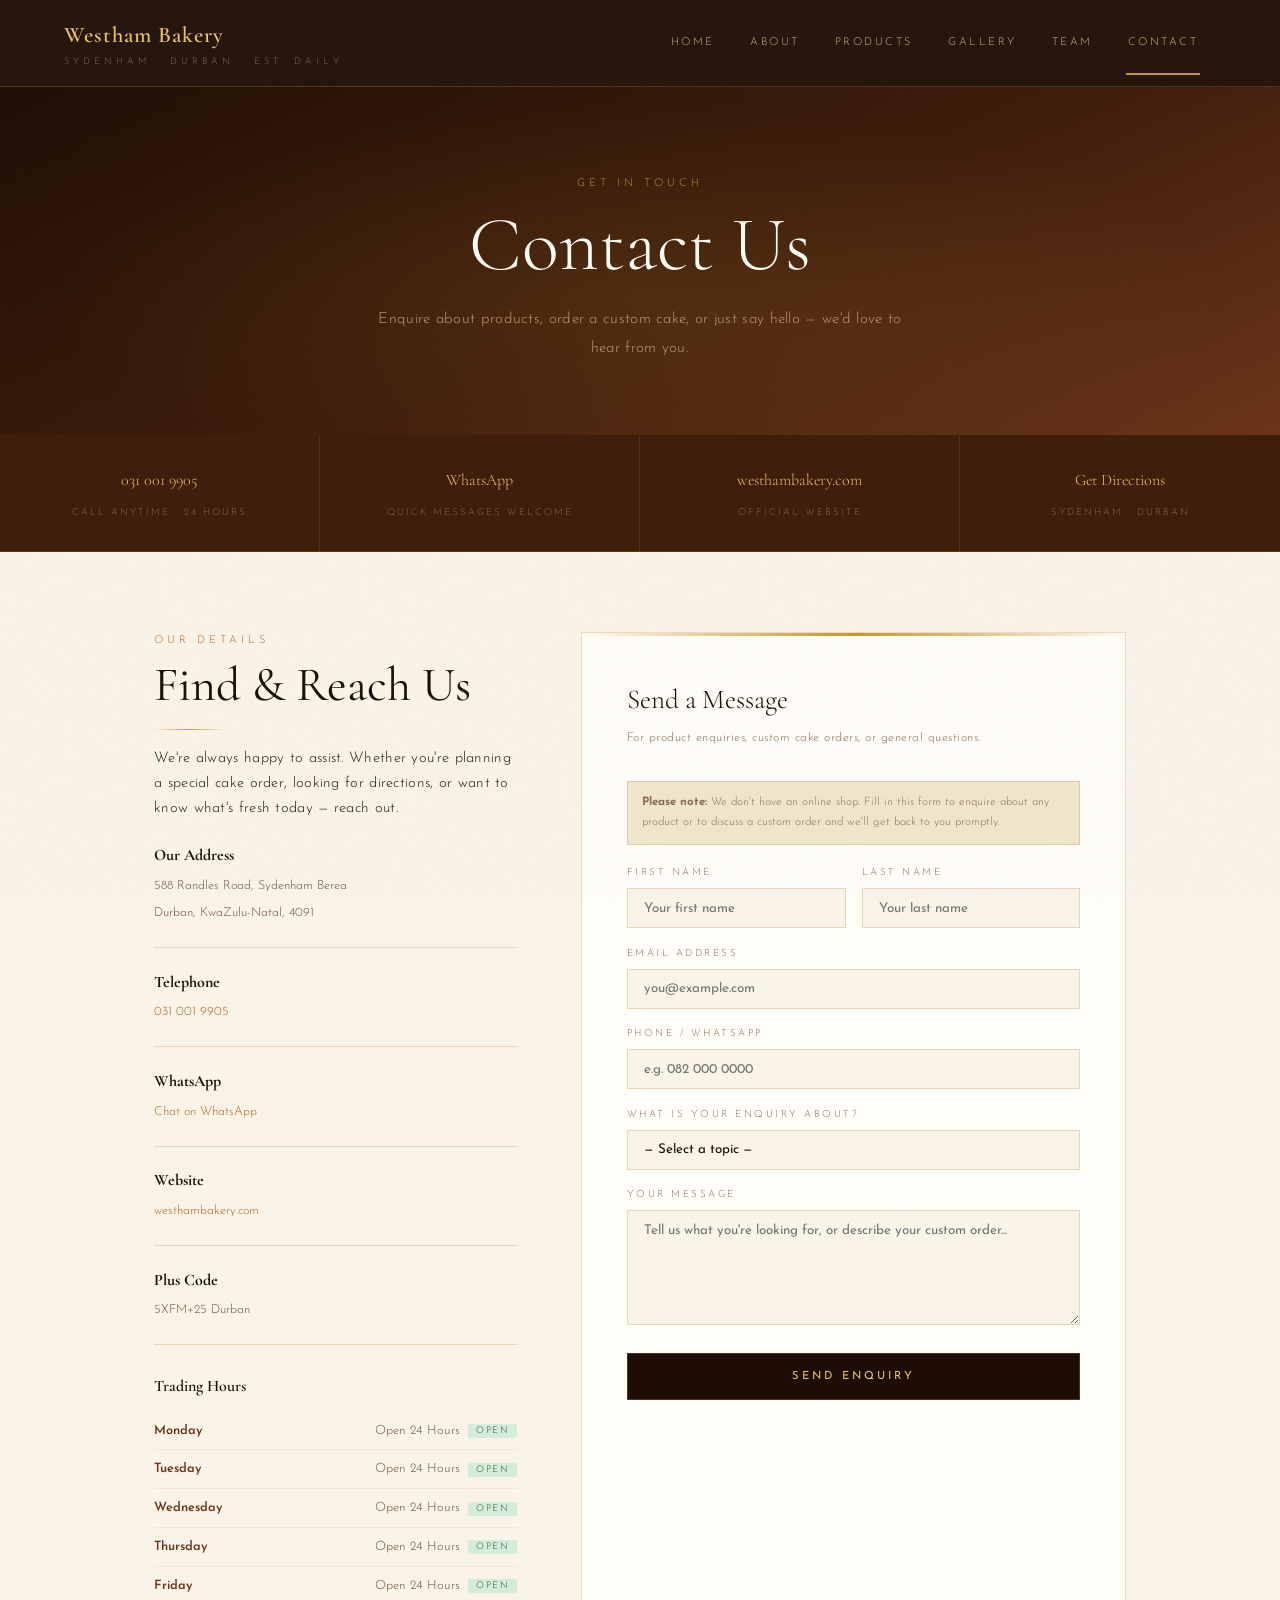
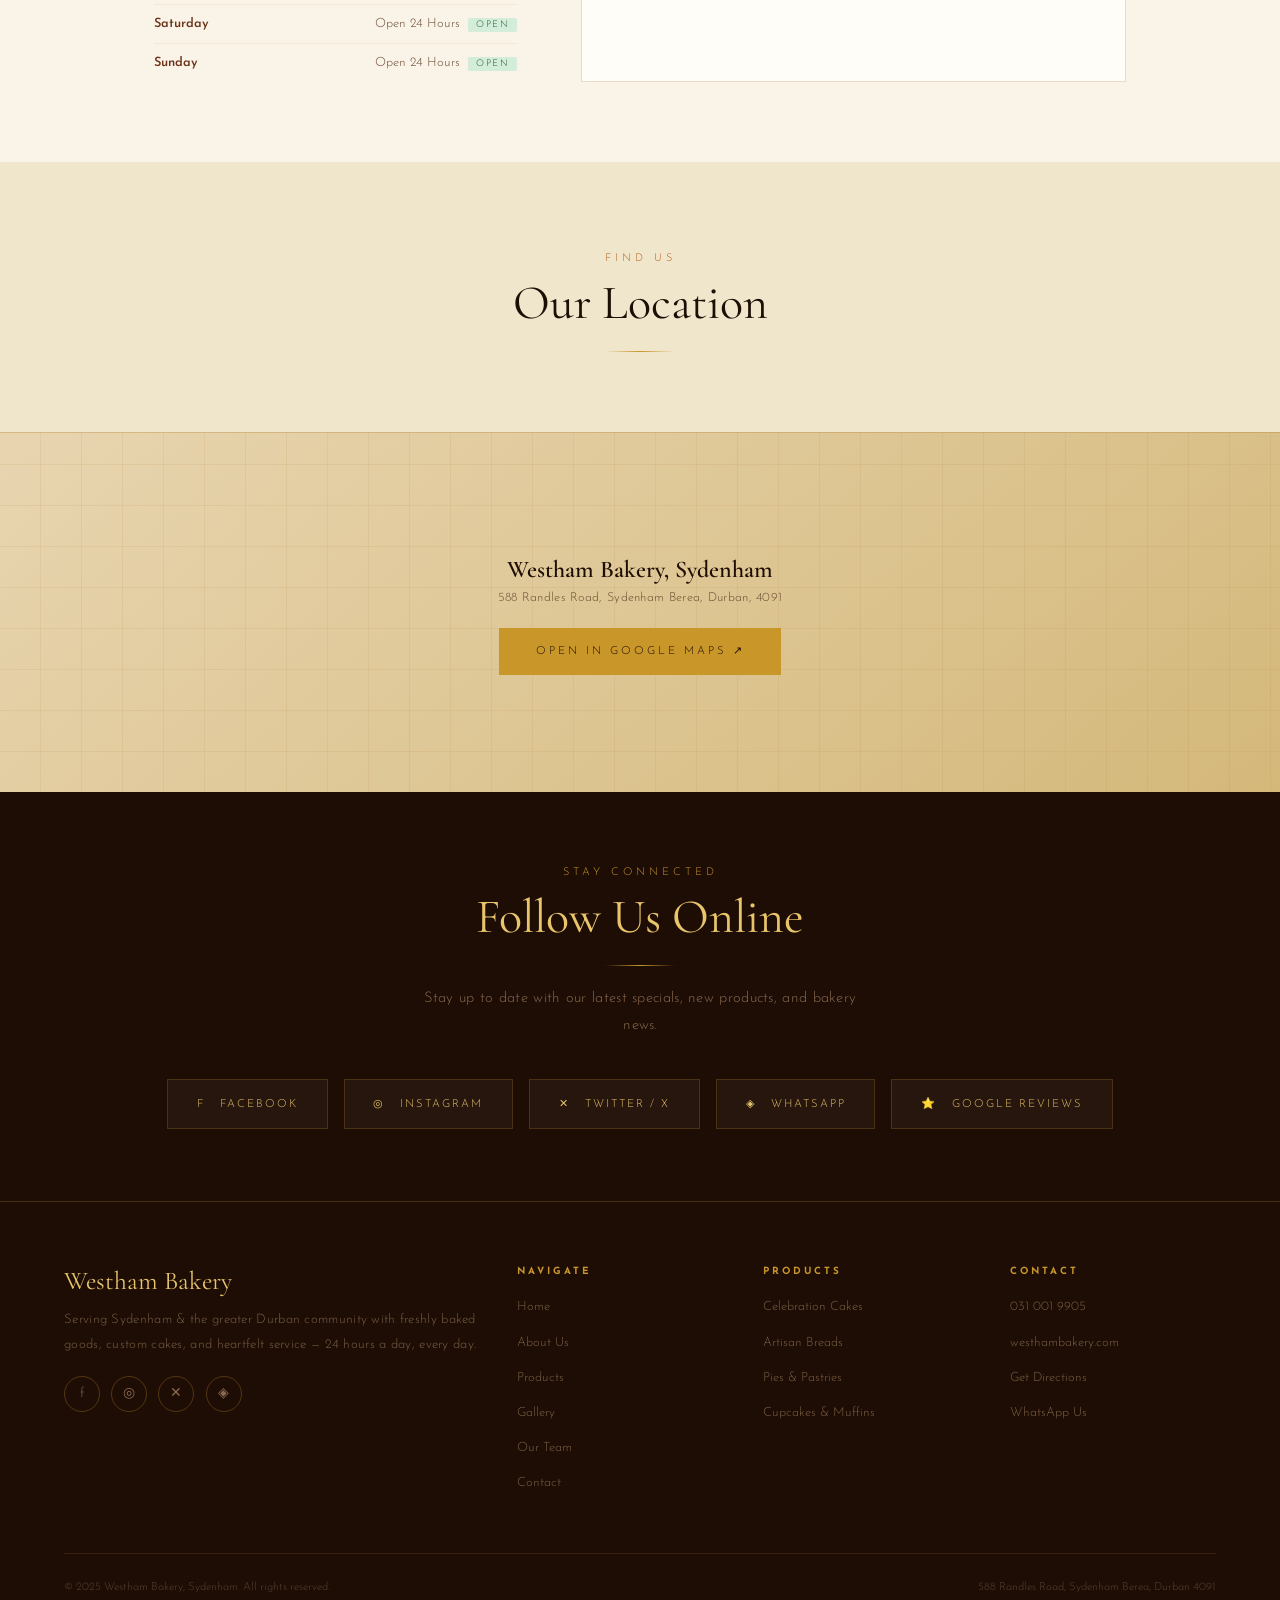
<file: contact.html>
<!DOCTYPE html>
<html lang="en">
<head>
  <meta charset="UTF-8">
  <meta name="viewport" content="width=device-width, initial-scale=1.0">
  <title>Contact – Westham Bakery | Sydenham, Durban</title>
  <link rel="stylesheet" href="style.css">
  <style>
    /* QUICK CONTACT STRIP */
    .quick-strip {
      background: var(--brown); display: grid; grid-template-columns: repeat(4,1fr);
      border-bottom: 1px solid rgba(201,150,42,0.2);
    }
    .qs-item {
      padding: 1.6rem 1.5rem; text-align: center;
      border-right: 1px solid rgba(201,150,42,0.15);
      transition: background 0.3s;
    }
    .qs-item:last-child { border-right: none; }
    .qs-item:hover { background: rgba(201,150,42,0.07); }
    .qs-icon { font-size: 1.4rem; margin-bottom: 0.4rem; }
    .qs-item a { color: var(--gold-light); text-decoration: none; font-family: 'Cormorant Garamond', serif; font-size: 1rem; display: block; margin-bottom: 0.2rem; transition: color 0.2s; }
    .qs-item a:hover { color: #fff; }
    .qs-item span { font-size: 0.6rem; letter-spacing: 2px; text-transform: uppercase; color: var(--muted); }

    /* MAIN LAYOUT */
    .contact-layout {
      display: grid; grid-template-columns: 1fr 1.5fr;
      gap: 4rem; max-width: 1100px; margin: 0 auto;
      padding: 5rem 4rem;
    }

    /* INFO SIDE */
    .info-side h2 { color: var(--brown-dark); margin-bottom: 1rem; }
    .info-side > p { color: var(--text-light); line-height: 1.9; margin-bottom: 2rem; }
    .detail-row {
      display: flex; gap: 1rem; align-items: flex-start;
      padding: 1.3rem 0; border-bottom: 1px solid var(--border);
      transition: background 0.2s;
    }
    .detail-row:first-of-type { border-top: 1px solid var(--border); }
    .detail-icon-box {
      width: 42px; height: 42px; min-width: 42px;
      background: var(--parchment); border: 1px solid var(--border);
      display: flex; align-items: center; justify-content: center;
      font-size: 1rem; flex-shrink: 0;
    }
    .detail-content strong { display: block; font-family: 'Cormorant Garamond', serif; font-size: 1rem; color: var(--brown-dark); margin-bottom: 0.15rem; }
    .detail-content span { font-size: 0.78rem; color: var(--text-light); }
    .detail-content a { color: var(--caramel); text-decoration: none; transition: color 0.2s; }
    .detail-content a:hover { color: var(--gold); }

    .hours-block { margin-top: 2rem; }
    .hours-block h3 { font-size: 1rem; color: var(--brown-dark); margin-bottom: 1rem; }
    .hours-row {
      display: flex; justify-content: space-between;
      padding: 0.5rem 0; border-bottom: 1px solid rgba(185,130,60,0.1);
      font-size: 0.8rem; color: var(--text-light);
    }
    .hours-row:last-child { border-bottom: none; }
    .hours-row .day { color: var(--brown-mid); font-weight: 600; }
    .open-badge { background: #d4edda; color: #155724; font-size: 0.58rem; letter-spacing: 1.5px; text-transform: uppercase; padding: 0.15rem 0.5rem; border-radius: 2px; }

    /* FORM SIDE */
    .form-side {
      background: var(--warm-white); border: 1px solid var(--border);
      padding: 2.8rem; position: relative; overflow: hidden;
    }
    .form-side::before {
      content: ''; position: absolute; top: 0; left: 0; right: 0; height: 3px;
      background: linear-gradient(90deg, transparent, var(--gold), transparent);
    }
    .form-title { font-family: 'Cormorant Garamond', serif; font-size: 1.7rem; color: var(--brown-dark); margin-bottom: 0.3rem; }
    .form-sub { font-size: 0.76rem; color: var(--muted); margin-bottom: 2rem; letter-spacing: 0.5px; }
    .form-row { display: grid; grid-template-columns: 1fr 1fr; gap: 1rem; }
    .form-group { margin-bottom: 1.1rem; }
    .form-group label { display: block; font-size: 0.62rem; letter-spacing: 2.5px; text-transform: uppercase; color: var(--muted); margin-bottom: 0.38rem; }
    .form-group input,
    .form-group select,
    .form-group textarea {
      width: 100%; padding: 0.78rem 1rem;
      background: var(--cream); border: 1px solid var(--border);
      font-family: 'Josefin Sans', sans-serif; font-size: 0.84rem;
      color: var(--text); outline: none; transition: border-color 0.25s, box-shadow 0.25s;
      -webkit-appearance: none; appearance: none;
    }
    .form-group input:focus,
    .form-group select:focus,
    .form-group textarea:focus {
      border-color: var(--gold);
      box-shadow: 0 0 0 3px rgba(201,150,42,0.12);
    }
    .form-group textarea { resize: vertical; min-height: 115px; }
    .form-group select { cursor: pointer; }
    .form-note { font-size: 0.72rem; color: var(--muted); margin-bottom: 1.3rem; line-height: 1.7; background: var(--parchment); border: 1px solid var(--border); padding: 0.7rem 0.9rem; }
    .submit-btn {
      width: 100%; padding: 1.05rem;
      background: var(--brown-dark); color: var(--gold-light);
      border: 1px solid rgba(201,150,42,0.3);
      font-family: 'Josefin Sans', sans-serif; font-size: 0.7rem;
      letter-spacing: 3px; text-transform: uppercase; cursor: pointer;
      transition: all 0.35s; position: relative; overflow: hidden;
    }
    .submit-btn::after { content: ''; position: absolute; inset: 0; background: rgba(255,255,255,0.12); transform: translateX(-110%) skewX(-20deg); transition: transform 0.4s; }
    .submit-btn:hover::after { transform: translateX(110%) skewX(-20deg); }
    .submit-btn:hover { background: var(--caramel); color: var(--warm-white); border-color: var(--caramel); }

    /* MAP PLACEHOLDER */
    .map-section { background: var(--parchment); }
    .map-box {
      height: 360px;
      background: linear-gradient(140deg, #e8d5b0 0%, #d4b87a 100%);
      display: flex; align-items: center; justify-content: center; flex-direction: column;
      gap: 1rem; text-align: center; border-top: 1px solid var(--border); position: relative; overflow: hidden;
    }
    .map-box::before {
      content: ''; position: absolute; inset: 0;
      background-image:
        repeating-linear-gradient(0deg, transparent, transparent 40px, rgba(185,130,60,0.12) 40px, rgba(185,130,60,0.12) 41px),
        repeating-linear-gradient(90deg, transparent, transparent 40px, rgba(185,130,60,0.12) 40px, rgba(185,130,60,0.12) 41px);
    }
    .map-pin { font-size: 3rem; z-index: 1; animation: float 3s ease-in-out infinite; }
    .map-info { z-index: 1; text-align: center; }
    .map-info h3 { font-family: 'Cormorant Garamond', serif; font-size: 1.5rem; color: var(--brown-dark); }
    .map-info p  { font-size: 0.78rem; color: var(--text-light); margin-top: 0.3rem; }
    .map-info a  { display: inline-block; margin-top: 1.2rem; }

    /* SOCIAL SECTION */
    .social-section { background: var(--brown-dark); padding: 4.5rem 4rem; text-align: center; }
    .social-section h2 { color: var(--gold-light); margin-bottom: 0.8rem; }
    .social-section p { color: var(--muted); margin-bottom: 2.5rem; max-width: 460px; margin-left: auto; margin-right: auto; line-height: 1.85; }
    .social-big { display: flex; gap: 1rem; justify-content: center; flex-wrap: wrap; }
    .soc-btn {
      display: inline-flex; align-items: center; gap: 0.7rem;
      background: rgba(255,255,255,0.04); border: 1px solid rgba(201,150,42,0.22);
      color: var(--gold-light); text-decoration: none; padding: 0.9rem 1.8rem;
      font-size: 0.7rem; letter-spacing: 2px; text-transform: uppercase;
      transition: all 0.3s;
    }
    .soc-btn:hover { background: var(--gold); color: var(--brown-dark); border-color: var(--gold); transform: translateY(-3px); }

    @media (max-width: 960px) {
      .quick-strip { grid-template-columns: 1fr 1fr; }
      .contact-layout { grid-template-columns: 1fr; padding: 3.5rem 1.8rem; gap: 2.5rem; }
      .form-row { grid-template-columns: 1fr; }
      .social-section { padding: 3.5rem 1.8rem; }
    }
    @media (max-width: 600px) {
      .quick-strip { grid-template-columns: 1fr; }
      .qs-item { border-right: none; border-bottom: 1px solid rgba(201,150,42,0.15); }
    }
  </style>
</head>
<body>

<nav id="mainNav">
  <a href="index.html" class="nav-brand">
    <span class="nav-brand-main">Westham Bakery</span>
    <span class="nav-brand-sub">Sydenham · Durban · Est. Daily</span>
  </a>
  <ul class="nav-links" id="navLinks">
    <li><a href="index.html">Home</a></li>
    <li><a href="about.html">About</a></li>
    <li><a href="products.html">Products</a></li>
    <li><a href="gallery.html">Gallery</a></li>
    <li><a href="team.html">Team</a></li>
    <li><a href="contact.html" class="active">Contact</a></li>
  </ul>
  <button class="nav-toggle" id="navToggle"><span></span><span></span><span></span></button>
</nav>

<div class="page-hero">
  <div class="page-hero-deco"> </div>
  <span class="eyebrow reveal">Get in Touch</span>
  <h1 class="reveal d1">Contact Us</h1>
  <p class="reveal d2">Enquire about products, order a custom cake, or just say hello — we'd love to hear from you.</p>
</div>

<!-- QUICK STRIP -->
<div class="quick-strip">
  <div class="qs-item reveal">
    <div class="qs-icon"> </div>
    <a href="tel:+27310019905">031 001 9905</a>
    <span>Call Anytime · 24 Hours</span>
  </div>
  <div class="qs-item reveal d1">
    <div class="qs-icon"> </div>
    <a href="https://wa.me/27310019905" target="_blank" rel="noopener">WhatsApp</a>
    <span>Quick Messages Welcome</span>
  </div>
  <div class="qs-item reveal d2">
    <div class="qs-icon"></div>
    <a href="https://westhambakery,com" target="_blank" rel="noopener">westhambakery.com</a>
    <span>Official Website</span>
  </div>
  <div class="qs-item reveal d3">
    <div class="qs-icon"></div>
    <a href="https://maps.google.com/?q=588+Randles+Road+Sydenham+Durban" target="_blank" rel="noopener">Get Directions</a>
    <span>Sydenham · Durban</span>
  </div>
</div>

<!-- MAIN LAYOUT -->
<div class="contact-layout">
  <!-- INFO -->
  <div class="info-side">
    <div class="reveal">
      <span class="eyebrow">Our Details</span>
      <h2>Find &amp; Reach Us</h2>
      <div class="divider" style="margin:1rem 0;"></div>
      <p>We're always happy to assist. Whether you're planning a special cake order, looking for directions, or want to know what's fresh today — reach out.</p>
    </div>

    <div class="detail-row reveal d1">
     
      <div class="detail-content">
        <strong>Our Address</strong>
        <span>588 Randles Road, Sydenham Berea<br>Durban, KwaZulu-Natal, 4091</span>
      </div>
    </div>
    <div class="detail-row reveal d2">
     
      <div class="detail-content">
        <strong>Telephone</strong>
        <span><a href="tel:+27310019905">031 001 9905</a></span>
      </div>
    </div>
    <div class="detail-row reveal d3">
    
      <div class="detail-content">
        <strong>WhatsApp</strong>
        <span><a href="https://wa.me/27310019905" target="_blank" rel="noopener">Chat on WhatsApp</a></span>
      </div>
    </div>
    <div class="detail-row reveal d4">
    
      <div class="detail-content">
        <strong>Website</strong>
        <span><a href="https://westhambakery.com" target="_blank" rel="noopener">westhambakery.com</a></span>
      </div>
    </div>
    <div class="detail-row reveal d5">
     
      <div class="detail-content">
        <strong>Plus Code</strong>
        <span>5XFM+25 Durban</span>
      </div>
    </div>

    <div class="hours-block reveal">
      <h3>Trading Hours</h3>
      <div class="hours-row"><span class="day">Monday</span><span>Open 24 Hours &nbsp;<span class="open-badge">Open</span></span></div>
      <div class="hours-row"><span class="day">Tuesday</span><span>Open 24 Hours &nbsp;<span class="open-badge">Open</span></span></div>
      <div class="hours-row"><span class="day">Wednesday</span><span>Open 24 Hours &nbsp;<span class="open-badge">Open</span></span></div>
      <div class="hours-row"><span class="day">Thursday</span><span>Open 24 Hours &nbsp;<span class="open-badge">Open</span></span></div>
      <div class="hours-row"><span class="day">Friday</span><span>Open 24 Hours &nbsp;<span class="open-badge">Open</span></span></div>
      <div class="hours-row"><span class="day">Saturday</span><span>Open 24 Hours &nbsp;<span class="open-badge">Open</span></span></div>
      <div class="hours-row"><span class="day">Sunday</span><span>Open 24 Hours &nbsp;<span class="open-badge">Open</span></span></div>
    </div>
  </div>

  <!-- FORM -->
  <div class="form-side reveal-right">
    <div class="form-title">Send a Message</div>
    <div class="form-sub">For product enquiries, custom cake orders, or general questions.</div>

    <div class="form-note">
    <strong>Please note:</strong> We don't have an online shop. Fill in this form to enquire about any product or to discuss a custom order and we'll get back to you promptly.
    </div>

    <form action="#" method="post">
      <div class="form-row">
        <div class="form-group">
          <label for="fname">First Name</label>
          <input type="text" id="fname" name="fname" placeholder="Your first name" required>
        </div>
        <div class="form-group">
          <label for="lname">Last Name</label>
          <input type="text" id="lname" name="lname" placeholder="Your last name" required>
        </div>
      </div>
      <div class="form-group">
        <label for="email">Email Address</label>
        <input type="email" id="email" name="email" placeholder="you@example.com" required>
      </div>
      <div class="form-group">
        <label for="phone">Phone / WhatsApp</label>
        <input type="tel" id="phone" name="phone" placeholder="e.g. 082 000 0000">
      </div>
      <div class="form-group">
        <label for="subject">What is your enquiry about?</label>
        <select id="subject" name="subject">
          <option value="">— Select a topic —</option>
          <option>Custom Cake Enquiry</option>
          <option>Product Information</option>
          <option>Bulk / Corporate Order</option>
          <option>General Question</option>
          <option>Feedback</option>
          <option>Other</option>
        </select>
      </div>
      <div class="form-group">
        <label for="message">Your Message</label>
        <textarea id="message" name="message" placeholder="Tell us what you're looking for, or describe your custom order..."></textarea>
      </div>
      <button type="submit" class="submit-btn">Send Enquiry</button>
    </form>
  </div>
</div>

<!-- MAP -->
<section class="map-section">
  <div class="section" style="padding-bottom:1.5rem;">
    <div class="section-center reveal">
      <span class="eyebrow">Find Us</span>
      <h2>Our Location</h2>
      <div class="divider"></div>
    </div>
  </div>
  <div class="map-box">
    <div class="map-pin"> </div>
    <div class="map-info reveal">
      <h3>Westham Bakery, Sydenham</h3>
      <p>588 Randles Road, Sydenham Berea, Durban, 4091</p>
      <a href="https://maps.google.com/?q=588+Randles+Road+Sydenham+Durban" target="_blank" rel="noopener" class="btn btn-gold">Open in Google Maps ↗</a>
    </div>
  </div>
</section>

<!-- SOCIAL -->
<div class="social-section">
  <span class="eyebrow reveal" style="color:var(--gold);">Stay Connected</span>
  <h2 class="reveal d1">Follow Us Online</h2>
  <div class="divider" style="margin:1.2rem auto;"></div>
  <p class="reveal d2">Stay up to date with our latest specials, new products, and bakery news.</p>
  <div class="social-big reveal d3">
    <a href="https://www.facebook.com/westhambakery/" target="_blank" rel="noopener" class="soc-btn">f &nbsp; Facebook</a>
    <a href="https://www.instagram.com/accounts/login/?next=%2Fwesthambakery%2F&source=omni_redirect" target="_blank" rel="noopener" class="soc-btn">◎ &nbsp; Instagram</a>
    <a href="https://twitter.com" target="_blank" rel="noopener" class="soc-btn">✕ &nbsp; Twitter / X</a>
    <a href="https://wa.me/27310019905" target="_blank" rel="noopener" class="soc-btn">◈ &nbsp; WhatsApp</a>
    <a href="https://www.google.com/maps/search/Westham+Bakery+Sydenham+Durban" target="_blank" rel="noopener" class="soc-btn">⭐ &nbsp; Google Reviews</a>
  </div>
</div>

<footer>
  <div class="footer-grid">
    <div class="footer-brand">
      <h3>Westham Bakery</h3>
      <p>Serving Sydenham &amp; the greater Durban community with freshly baked goods, custom cakes, and heartfelt service — 24 hours a day, every day.</p>
      <div class="social-links">
        <a href="https://www.facebook.com/westhambakery/" target="_blank" rel="noopener" title="Facebook">f</a>
        <a href="https://www.instagram.com/accounts/login/?next=%2Fwesthambakery%2F&source=omni_redirect" target="_blank" rel="noopener" title="Instagram">◎</a>
        <a href="https://twitter.com" target="_blank" rel="noopener" title="X/Twitter">✕</a>
        <a href="https://wa.me/27310019905" target="_blank" rel="noopener" title="WhatsApp">◈</a>
      </div>
    </div>
    <div class="footer-col"><h4>Navigate</h4><ul>
      <li><a href="index.html">Home</a></li><li><a href="about.html">About Us</a></li>
      <li><a href="products.html">Products</a></li><li><a href="gallery.html">Gallery</a></li>
      <li><a href="team.html">Our Team</a></li><li><a href="contact.html">Contact</a></li>
    </ul></div>
    <div class="footer-col"><h4>Products</h4><ul>
      <li><a href="products.html">Celebration Cakes</a></li><li><a href="products.html">Artisan Breads</a></li>
      <li><a href="products.html">Pies &amp; Pastries</a></li><li><a href="products.html">Cupcakes &amp; Muffins</a></li>
    </ul></div>
    <div class="footer-col"><h4>Contact</h4><ul>
      <li><a href="tel:+27310019905">031 001 9905</a></li>
      <li><a href="https://westhambakery,com" target="_blank" rel="noopener">westhambakery.com</a></li>
      <li><a href="https://maps.google.com/?q=Westham+Bakery+Sydenham" target="_blank" rel="noopener">Get Directions</a></li>
      <li><a href="https://wa.me/27310019905" target="_blank" rel="noopener">WhatsApp Us</a></li>
    </ul></div>
  </div>
  <div class="footer-bottom">
    <span>© 2025 Westham Bakery, Sydenham. All rights reserved.</span>
    <span>588 Randles Road, Sydenham Berea, Durban 4091</span>
  </div>
</footer>

<script>
  const nav = document.getElementById('mainNav');
  window.addEventListener('scroll', () => nav.classList.toggle('scrolled', window.scrollY > 60));
  const toggle = document.getElementById('navToggle');
  const links = document.getElementById('navLinks');
  toggle.addEventListener('click', () => { toggle.classList.toggle('open'); links.classList.toggle('open'); });
  const reveals = document.querySelectorAll('.reveal,.reveal-left,.reveal-right');
  const obs = new IntersectionObserver(e => e.forEach(x => x.isIntersecting && x.target.classList.add('visible')), { threshold: 0.1 });
  reveals.forEach(r => obs.observe(r));
</script>
</body>
</html>
</file>
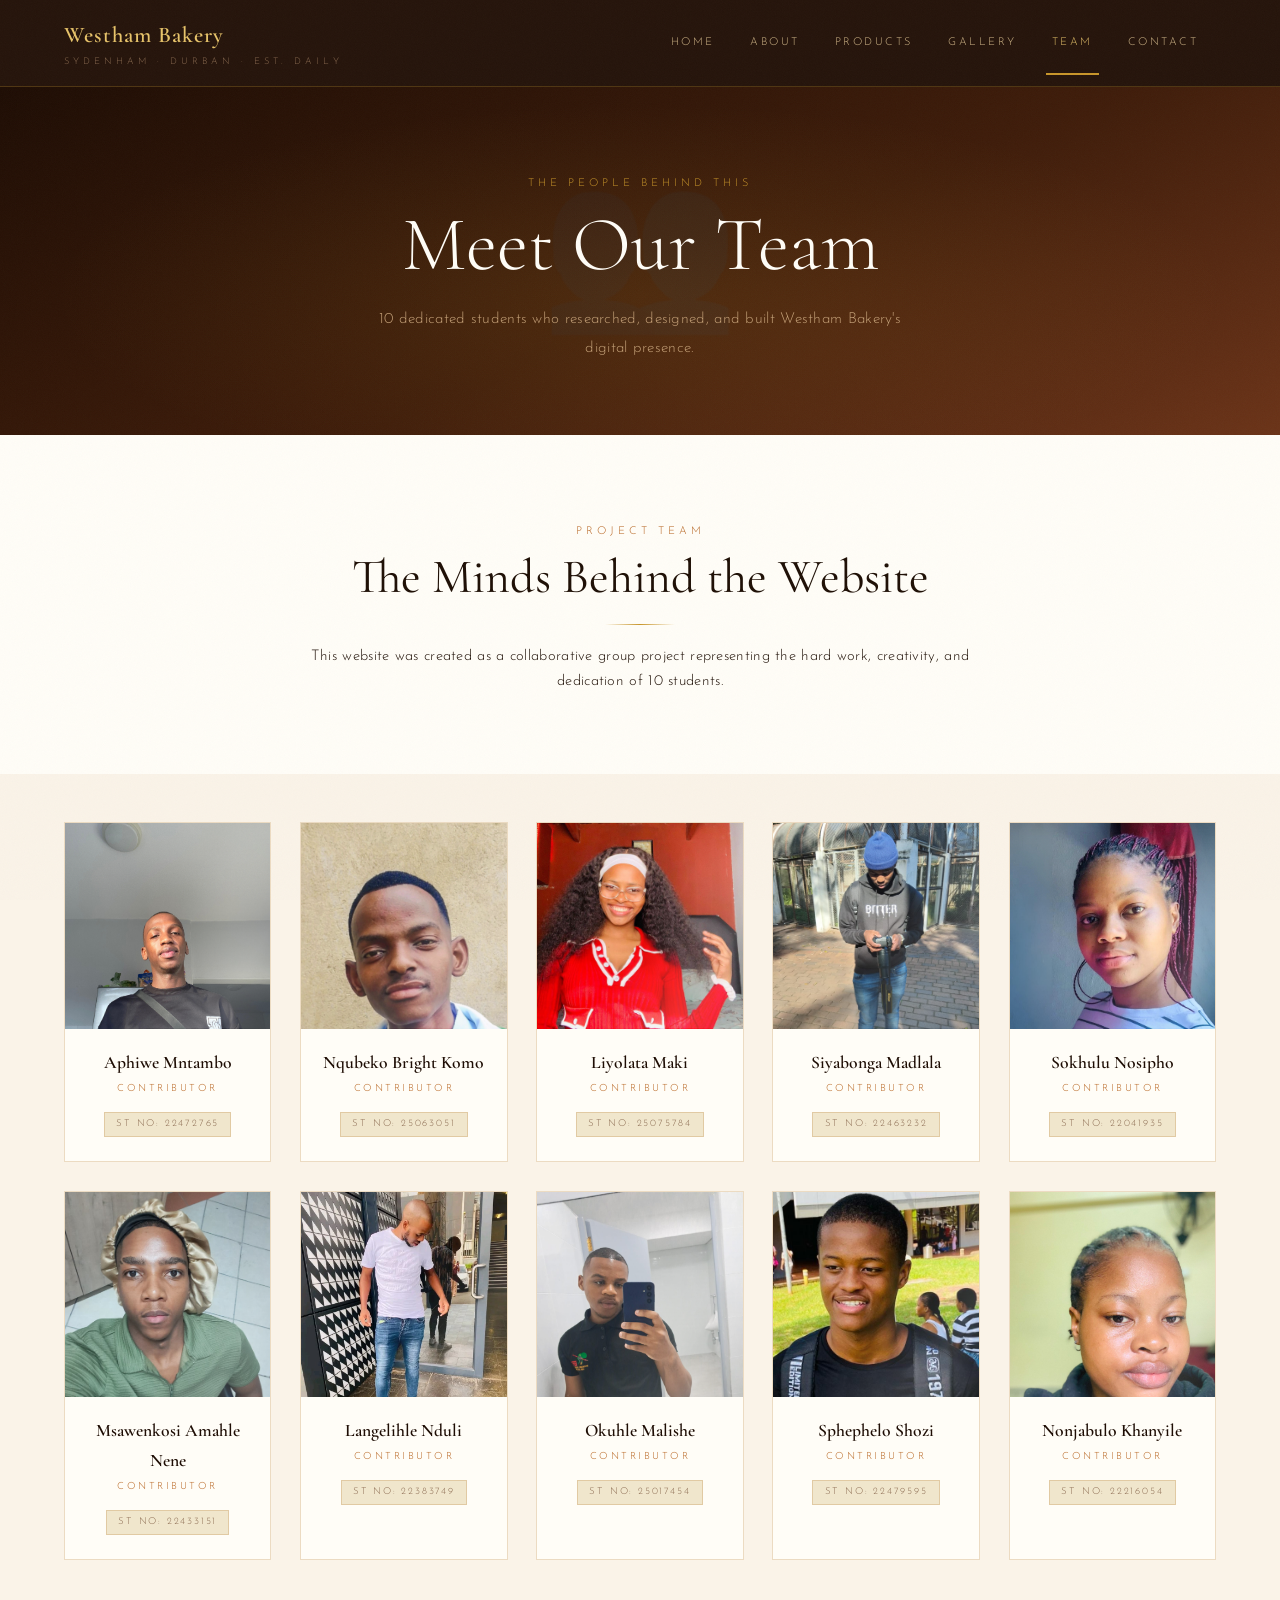
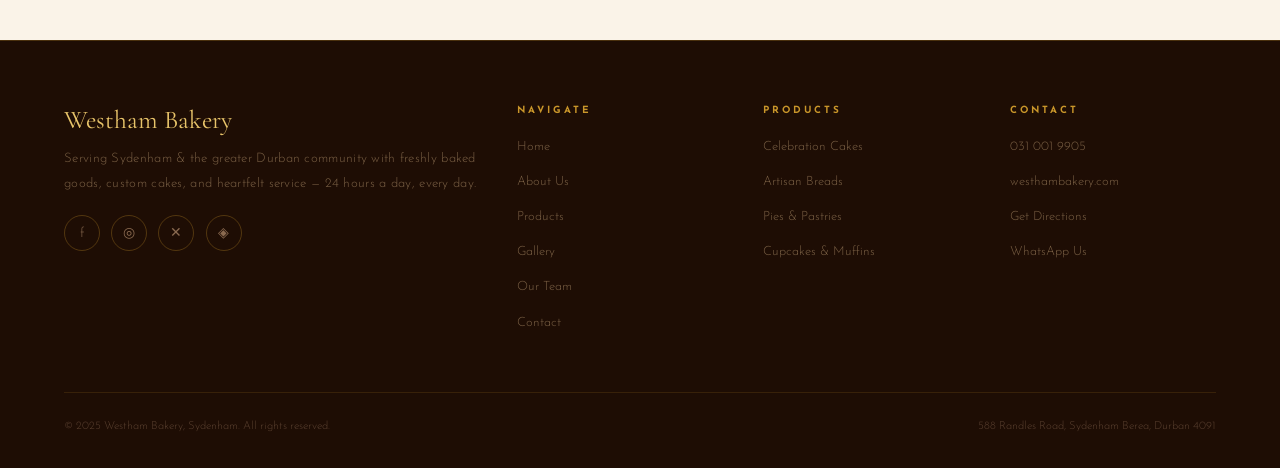
<file: team.html>
<!DOCTYPE html>
<html lang="en">
<head>
  <meta charset="UTF-8">
  <meta name="viewport" content="width=device-width, initial-scale=1.0">
  <title>Our Team – Westham Bakery | Sydenham, Durban</title>
  <link rel="stylesheet" href="style.css">
  <style>
    .team-grid-section { padding: 3rem 4rem 5rem; }
    .team-grid { display: grid; grid-template-columns: repeat(5,1fr); gap: 1.8rem; max-width: 1200px; margin: 0 auto; }

    .member-card {
      background: var(--warm-white); border: 1px solid var(--border);
      overflow: hidden; text-align: center;
      transition: transform 0.4s cubic-bezier(.22,.61,.36,1), box-shadow 0.4s; cursor: default;
    }
    .member-card:hover { transform: translateY(-7px); box-shadow: 0 24px 60px rgba(30,13,4,0.13); }
    .member-avatar {
      aspect-ratio: 1; display: flex; align-items: center; justify-content: center;
      position: relative; overflow: hidden; transition: transform 0.5s;
      background: var(--parchment); /* Neutral fallback background */
    }
    .member-card:hover .member-avatar { transform: scale(1.04); }

    /* REMOVED: All the .av1, .av2, etc. gradient classes - no longer needed */

    /* Shimmer effect - now applies to images too */
    .member-avatar::after {
      content: ''; position: absolute; inset: 0;
      background: linear-gradient(120deg, transparent 30%, rgba(255,255,255,0.2) 50%, transparent 70%);
      background-size: 200% 100%; background-position: 200% center;
      transition: background-position 0.6s;
      pointer-events: none; /* Let clicks pass through to image */
      z-index: 2;
    }
    .member-card:hover .member-avatar::after { background-position: -200% center; }

    /* NEW: Style for actual photos */
    .member-avatar img {
      width: 100%;
      height: 100%;
      object-fit: cover; /* This makes the image cover the square without distortion */
      object-position: center top; /* Adjust if you need to focus on faces */
      position: absolute;
      inset: 0;
      z-index: 1;
    }

    .member-body { padding: 1.2rem 1rem 1.5rem; }
    .member-name { font-family: 'Cormorant Garamond', serif; font-size: 1.1rem; color: var(--brown-dark); margin-bottom: 0.2rem; font-weight: 600; }
    .member-role { font-size: 0.62rem; letter-spacing: 2.5px; text-transform: uppercase; color: var(--caramel); display: block; margin-bottom: 0.7rem; }
    .member-stnum {
      display: inline-block;
      background: var(--parchment); border: 1px solid var(--border);
      color: var(--muted); font-size: 0.6rem; letter-spacing: 1.8px; text-transform: uppercase;
      padding: 0.22rem 0.7rem; font-family: 'Josefin Sans', sans-serif;
    }

    /* EDIT NOTICE - Updated */
    .edit-notice {
      max-width: 860px; margin: 0 auto 2.5rem;
      background: rgba(201,150,42,0.08); border: 1px solid rgba(201,150,42,0.3);
      padding: 1.5rem 2rem; text-align: center;
    }
    .edit-notice p { color: var(--text-light); font-size: 0.8rem; line-height: 1.8; }
    .edit-notice strong { color: var(--caramel); }
    .edit-notice code { background: var(--parchment); padding: 0.1rem 0.4rem; font-size: 0.78rem; color: var(--brown-mid); }

    /* PROJECT SECTION */
    .project-section { background: var(--brown-dark); padding: 5rem 4rem; text-align: center; }
    .project-section h2 { color: var(--gold-light); margin-bottom: 1rem; }
    .project-section p { color: var(--muted); max-width: 580px; margin: 0 auto 2rem; line-height: 1.9; }

    @media (max-width: 1100px) { .team-grid { grid-template-columns: repeat(4,1fr); } }
    @media (max-width: 860px)  { .team-grid { grid-template-columns: repeat(3,1fr); } .team-grid-section { padding: 2.5rem 1.8rem 4rem; } }
    @media (max-width: 600px)  { .team-grid { grid-template-columns: repeat(2,1fr); } }
    @media (max-width: 380px)  { .team-grid { grid-template-columns: 1fr; } }
  </style>
</head>
<body>

<nav id="mainNav">
  <a href="index.html" class="nav-brand">
    <span class="nav-brand-main">Westham Bakery</span>
    <span class="nav-brand-sub">Sydenham · Durban · Est. Daily</span>
  </a>
  <ul class="nav-links" id="navLinks">
    <li><a href="index.html">Home</a></li>
    <li><a href="about.html">About</a></li>
    <li><a href="products.html">Products</a></li>
    <li><a href="gallery.html">Gallery</a></li>
    <li><a href="team.html" class="active">Team</a></li>
    <li><a href="contact.html">Contact</a></li>
  </ul>
  <button class="nav-toggle" id="navToggle"><span></span><span></span><span></span></button>
</nav>

<div class="page-hero">
  <div class="page-hero-deco">👥</div>
  <span class="eyebrow reveal">The People Behind This</span>
  <h1 class="reveal d1">Meet Our Team</h1>
  <p class="reveal d2">10 dedicated students who researched, designed, and built Westham Bakery's digital presence.</p>
</div>

<section class="section" style="padding-bottom:1.5rem;background:var(--warm-white);">
  <div class="section-center reveal">
    <span class="eyebrow">Project Team</span>
    <h2>The Minds Behind the Website</h2>
    <div class="divider"></div>
    <p>This website was created as a collaborative group project representing the hard work, creativity, and dedication of 10 students.</p>
  </div>
</section>

<div class="team-grid-section">
 

  <div class="team-grid">

    <!-- Member 1 -->
    <div class="member-card reveal d1">
      <div class="member-avatar">
        <img src="Photos/Sphakamiso.jpeg" alt="Aphiwe Mntambo">
      </div>
      <div class="member-body">
        <div class="member-name">Aphiwe Mntambo</div>
        <span class="member-role">Contributor</span>
        <div class="member-stnum">ST No: 22472765</div>
      </div>
    </div>

    <!-- Member 2 -->
    <div class="member-card reveal d2">
      <div class="member-avatar">
        <img src="Photos/nqubeko nkomo student.jpg" alt="Member Name 2">
      </div>
      <div class="member-body">
        <div class="member-name">Nqubeko Bright Komo</div>
        <span class="member-role">Contributor</span>
        <div class="member-stnum">ST No: 25063051</div>
      </div>
    </div>

    <!-- Member 3 -->
    <div class="member-card reveal d3">
      <div class="member-avatar">
        <img src="Photos/Liyolata.jpg" alt="Member Name 3">
      </div>
      <div class="member-body">
        <div class="member-name">Liyolata Maki</div>
        <span class="member-role">Contributor</span>
        <div class="member-stnum">ST No: 25075784</div>
      </div>
    </div>

    <!-- Member 4 -->
    <div class="member-card reveal d4">
      <div class="member-avatar">
        <img src="Photos/PHOTO MEMBER.jpg" alt="Member Name 4">
      </div>
      <div class="member-body">
        <div class="member-name"> Siyabonga Madlala</div>
        <span class="member-role">Contributor</span>
        <div class="member-stnum">ST No: 22463232</div>
      </div>
    </div>

    <!-- Member 5 -->
    <div class="member-card reveal d5">
      <div class="member-avatar">
        <img src="Photos/sokhulu member.jpg" alt="Member Name 5">
      </div>
      <div class="member-body">
        <div class="member-name">Sokhulu Nosipho</div>
        <span class="member-role">Contributor</span>
        <div class="member-stnum">ST No: 22041935</div>
      </div>
    </div>

    <!-- Member 6 -->
    <div class="member-card reveal d1">
      <div class="member-avatar">
        <img src="Photos/photomember 3.jpg" alt="Member Name 6">
      </div>
      <div class="member-body">
        <div class="member-name">Msawenkosi Amahle Nene</div>
        <span class="member-role">Contributor</span>
        <div class="member-stnum">ST No: 22433151</div>
      </div>
    </div>

    <!-- Member 7 -->
    <div class="member-card reveal d2">
      <div class="member-avatar">
        <img src="Photos/langelihle member.jpg" alt="Member Name 7">
      </div>
      <div class="member-body">
        <div class="member-name">Langelihle Nduli</div>
        <span class="member-role">Contributor</span>
        <div class="member-stnum">ST No: 22383749</div>
      </div>
    </div>

    <!-- Member 8 -->
    <div class="member-card reveal d3">
      <div class="member-avatar">
        <img src="Photos/member 4 image.jpg" alt="Member Name 8">
      </div>
      <div class="member-body">
        <div class="member-name">Okuhle Malishe</div>
        <span class="member-role">Contributor</span>
        <div class="member-stnum">ST No: 25017454</div>
      </div>
    </div>

    <!-- Member 9 -->
    <div class="member-card reveal d4">
      <div class="member-avatar">
        <img src="Photos/member ii.jpg" alt="Member Name 9">
      </div>
      <div class="member-body">
        <div class="member-name">Sphephelo Shozi</div>
        <span class="member-role">Contributor</span>
        <div class="member-stnum">ST No: 22479595</div>
      </div>
    </div>

    <!-- Member 10 -->
    <div class="member-card reveal d5">
      <div class="member-avatar">
        <img src="Photos/member project.jpg" alt="Member Name 10">
      </div>
      <div class="member-body">
        <div class="member-name">Nonjabulo Khanyile</div>
        <span class="member-role">Contributor</span>
        <div class="member-stnum">ST No: 22216054</div>
      </div>
    </div>

  </div>
</div>

<footer>
  <div class="footer-grid">
    <div class="footer-brand">
      <h3>Westham Bakery</h3>
      <p>Serving Sydenham &amp; the greater Durban community with freshly baked goods, custom cakes, and heartfelt service — 24 hours a day, every day.</p>
      <div class="social-links">
        <a href="https://facebook.com  " target="_blank" rel="noopener" title="Facebook">f</a>
        <a href="https://instagram.com  " target="_blank" rel="noopener" title="Instagram">◎</a>
        <a href="https://twitter.com  " target="_blank" rel="noopener" title="X/Twitter">✕</a>
        <a href="https://wa.me/27310019905  " target="_blank" rel="noopener" title="WhatsApp">◈</a>
      </div>
    </div>
    <div class="footer-col"><h4>Navigate</h4><ul>
      <li><a href="index.html">Home</a></li><li><a href="about.html">About Us</a></li>
      <li><a href="products.html">Products</a></li><li><a href="gallery.html">Gallery</a></li>
      <li><a href="team.html">Our Team</a></li><li><a href="contact.html">Contact</a></li>
    </ul></div>
    <div class="footer-col"><h4>Products</h4><ul>
      <li><a href="products.html">Celebration Cakes</a></li><li><a href="products.html">Artisan Breads</a></li>
      <li><a href="products.html">Pies &amp; Pastries</a></li><li><a href="products.html">Cupcakes &amp; Muffins</a></li>
    </ul></div>
    <div class="footer-col"><h4>Contact</h4><ul>
      <li><a href="tel:+27310019905">031 001 9905</a></li>
      <li><a href="https://westhambakery,com " target="_blank" rel="noopener">westhambakery.com</a></li>
      <li><a href="https://maps.google.com/?q=Westham+Bakery+Sydenham  " target="_blank" rel="noopener">Get Directions</a></li>
      <li><a href="https://wa.me/27310019905  " target="_blank" rel="noopener">WhatsApp Us</a></li>
    </ul></div>
  </div>
  <div class="footer-bottom">
    <span>© 2025 Westham Bakery, Sydenham. All rights reserved.</span>
    <span>588 Randles Road, Sydenham Berea, Durban 4091</span>
  </div>
</footer>

<script>
  const nav = document.getElementById('mainNav');
  window.addEventListener('scroll', () => nav.classList.toggle('scrolled', window.scrollY > 60));
  const toggle = document.getElementById('navToggle');
  const links = document.getElementById('navLinks');
  toggle.addEventListener('click', () => { toggle.classList.toggle('open'); links.classList.toggle('open'); });
  const reveals = document.querySelectorAll('.reveal,.reveal-left,.reveal-right');
  const obs = new IntersectionObserver(e => e.forEach(x => x.isIntersecting && x.target.classList.add('visible')), { threshold: 0.1 });
  reveals.forEach(r => obs.observe(r));
</script>
</body>
</html>
</file>
<file: style.css>
/* ============================================
   WESTHAM BAKERY — SHARED STYLESHEET v2
   Warm Vintage Artisan · No Ecommerce · Animated
============================================ */

@import url('https://fonts.googleapis.com/css2?family=Cormorant+Garamond:ital,wght@0,300;0,400;0,600;0,700;1,300;1,400;1,600&family=Josefin+Sans:wght@300;400;600&family=Dancing+Script:wght@500;700&display=swap');

:root {
  --cream:       #faf3e8;
  --parchment:   #f0e6cc;
  --warm-white:  #fffdf7;
  --brown-dark:  #1e0d04;
  --brown:       #3e1c0a;
  --brown-mid:   #6b3318;
  --caramel:     #b5601a;
  --gold:        #c9962a;
  --gold-light:  #e8c46a;
  --rust:        #a84224;
  --muted:       #8a6a50;
  --text:        #1e0f05;
  --text-light:  #6b4c32;
  --border:      rgba(185,130,60,0.28);
  --shadow:      0 20px 60px rgba(30,13,4,0.15);
}

/* RESET */
*, *::before, *::after { margin: 0; padding: 0; box-sizing: border-box; }
html { scroll-behavior: smooth; }
body {
  background: var(--cream);
  color: var(--text);
  font-family: 'Josefin Sans', sans-serif;
  font-weight: 300;
  line-height: 1.7;
  overflow-x: hidden;
}

/* ── GRAIN TEXTURE ── */
body::after {
  content: '';
  position: fixed; inset: 0; pointer-events: none; z-index: 9999;
  opacity: 0.03;
  background-image: url("data:image/svg+xml,%3Csvg viewBox='0 0 256 256' xmlns='http://www.w3.org/2000/svg'%3E%3Cfilter id='noise'%3E%3CfeTurbulence type='fractalNoise' baseFrequency='0.9' numOctaves='4' stitchTiles='stitch'/%3E%3C/filter%3E%3Crect width='100%25' height='100%25' filter='url(%23noise)'/%3E%3C/svg%3E");
  background-size: 200px;
}

/* ── TYPOGRAPHY ── */
h1,h2,h3,h4 { font-family: 'Cormorant Garamond', serif; line-height: 1.15; }
h1 { font-size: clamp(2.8rem,6vw,5.5rem); font-weight: 300; }
h2 { font-size: clamp(1.9rem,4vw,3rem); font-weight: 400; }
h3 { font-size: clamp(1.2rem,2.5vw,1.65rem); font-weight: 600; }
p  { font-size: 0.92rem; letter-spacing: 0.3px; }
.script { font-family: 'Dancing Script', cursive; font-size: 1.3em; }
.eyebrow {
  font-family: 'Josefin Sans', sans-serif;
  font-size: 0.68rem; letter-spacing: 4px; text-transform: uppercase;
  color: var(--caramel); display: block; margin-bottom: 0.5rem;
}

/* ── SCROLL REVEAL ── */
.reveal {
  opacity: 0;
  transform: translateY(36px);
  transition: opacity 0.75s cubic-bezier(.22,.61,.36,1), transform 0.75s cubic-bezier(.22,.61,.36,1);
}
.reveal.visible { opacity: 1; transform: translateY(0); }
.reveal-left  { opacity: 0; transform: translateX(-40px); transition: opacity 0.75s cubic-bezier(.22,.61,.36,1), transform 0.75s cubic-bezier(.22,.61,.36,1); }
.reveal-right { opacity: 0; transform: translateX(40px);  transition: opacity 0.75s cubic-bezier(.22,.61,.36,1), transform 0.75s cubic-bezier(.22,.61,.36,1); }
.reveal-left.visible, .reveal-right.visible { opacity: 1; transform: translateX(0); }
.d1 { transition-delay: 0.1s; }
.d2 { transition-delay: 0.2s; }
.d3 { transition-delay: 0.3s; }
.d4 { transition-delay: 0.4s; }
.d5 { transition-delay: 0.5s; }
.d6 { transition-delay: 0.6s; }

/* ── KEYFRAMES ── */
@keyframes float {
  0%,100% { transform: translateY(0); }
  50%      { transform: translateY(-12px); }
}
@keyframes floatSlow {
  0%,100% { transform: translateY(0) rotate(0deg); }
  50%      { transform: translateY(-8px) rotate(3deg); }
}
@keyframes spinSlow {
  from { transform: rotate(0deg); }
  to   { transform: rotate(360deg); }
}
@keyframes shimmer {
  0%   { background-position: -200% center; }
  100% { background-position:  200% center; }
}
@keyframes pulse {
  0%,100% { box-shadow: 0 0 0 0 rgba(201,150,42,0.4); }
  50%      { box-shadow: 0 0 0 14px rgba(201,150,42,0); }
}
@keyframes heroFloat {
  0%,100% { transform: translateY(0) scale(1); }
  50%      { transform: translateY(-20px) scale(1.03); }
}
@keyframes marqueScroll {
  from { transform: translateX(0); }
  to   { transform: translateX(-50%); }
}
@keyframes fadeIn {
  from { opacity: 0; } to { opacity: 1; }
}
@keyframes slideDown {
  from { opacity: 0; transform: translateY(-20px); }
  to   { opacity: 1; transform: translateY(0); }
}
@keyframes blink {
  0%,100% { opacity: 1; } 50% { opacity: 0; }
}

/* ── NAV ── */
nav {
  background: rgba(30,13,4,0.97);
  backdrop-filter: blur(12px);
  display: flex; align-items: center; justify-content: space-between;
  padding: 0 4rem;
  position: sticky; top: 0; z-index: 900;
  border-bottom: 1px solid rgba(201,150,42,0.25);
  animation: slideDown 0.6s ease both;
  transition: background 0.3s;
}
nav.scrolled { background: rgba(30,13,4,1); box-shadow: 0 4px 30px rgba(0,0,0,0.5); }
.nav-brand { display: flex; flex-direction: column; text-decoration: none; padding: 1rem 0; }
.nav-brand-main {
  font-family: 'Cormorant Garamond', serif;
  font-size: 1.4rem; font-weight: 600;
  color: var(--gold-light); letter-spacing: 1px;
  transition: color 0.3s;
}
.nav-brand:hover .nav-brand-main { color: #fff; }
.nav-brand-sub { font-size: 0.58rem; letter-spacing: 4px; text-transform: uppercase; color: var(--muted); }
.nav-links { list-style: none; display: flex; gap: 0; }
.nav-links a {
  color: #d4b98a; text-decoration: none;
  padding: 1.4rem 1.1rem; display: block;
  font-size: 0.68rem; letter-spacing: 2.5px; text-transform: uppercase;
  position: relative; transition: color 0.25s;
}
.nav-links a::after {
  content: ''; position: absolute; bottom: 0; left: 50%; right: 50%;
  height: 2px; background: var(--gold);
  transition: left 0.3s, right 0.3s;
}
.nav-links a:hover, .nav-links a.active { color: var(--gold-light); }
.nav-links a:hover::after, .nav-links a.active::after { left: 15%; right: 15%; }

/* Hamburger */
.nav-toggle { display: none; flex-direction: column; gap: 5px; cursor: pointer; padding: 0.5rem; background: none; border: none; }
.nav-toggle span { display: block; width: 24px; height: 2px; background: var(--gold-light); transition: all 0.3s; }
.nav-toggle.open span:nth-child(1) { transform: translateY(7px) rotate(45deg); }
.nav-toggle.open span:nth-child(2) { opacity: 0; }
.nav-toggle.open span:nth-child(3) { transform: translateY(-7px) rotate(-45deg); }

/* ── MARQUEE BAR ── */
.marquee-bar {
  background: var(--gold);
  overflow: hidden; white-space: nowrap;
  padding: 0.6rem 0;
  border-bottom: 1px solid rgba(0,0,0,0.1);
}
.marquee-inner {
  display: inline-flex; gap: 0;
  animation: marqueScroll 22s linear infinite;
}
.marquee-inner span {
  font-size: 0.65rem; letter-spacing: 3px; text-transform: uppercase;
  color: var(--brown-dark); padding: 0 2rem; font-weight: 600;
}
.marquee-inner .sep { color: rgba(0,0,0,0.25); }

/* ── PAGE HERO (inner pages) ── */
.page-hero {
  background: linear-gradient(155deg, var(--brown-dark) 0%, var(--brown) 55%, var(--brown-mid) 100%);
  padding: 5.5rem 4rem 4.5rem;
  text-align: center; position: relative; overflow: hidden;
}
.page-hero::before {
  content: ''; position: absolute; inset: 0;
  background: radial-gradient(ellipse at 50% 60%, rgba(201,150,42,0.12) 0%, transparent 65%);
}
.page-hero-deco {
  position: absolute; font-size: 10rem; opacity: 0.04;
  top: 50%; left: 50%; transform: translate(-50%,-50%);
  animation: spinSlow 60s linear infinite;
  pointer-events: none;
}
.page-hero .eyebrow { color: var(--gold); }
.page-hero h1 { color: var(--warm-white); position: relative; animation: fadeIn 0.8s ease both 0.2s; opacity: 0; }
.page-hero h1.visible { opacity: 1; }
.page-hero p  { color: #c4a077; max-width: 540px; margin: 1rem auto 0; position: relative; font-size: 0.95rem; line-height: 1.9; }

/* ── SECTION ── */
.section { padding: 5.5rem 4rem; }
.section-center { text-align: center; max-width: 680px; margin: 0 auto 3.5rem; }
.divider {
  width: 70px; height: 1px;
  background: linear-gradient(90deg, transparent, var(--gold), transparent);
  margin: 1.2rem auto;
}

/* ── BUTTONS ── */
.btn {
  display: inline-block; padding: 0.85rem 2.3rem;
  font-family: 'Josefin Sans', sans-serif; font-size: 0.7rem;
  letter-spacing: 3px; text-transform: uppercase; text-decoration: none;
  border: none; cursor: pointer; transition: all 0.35s;
  position: relative; overflow: hidden;
}
.btn::after {
  content: ''; position: absolute; inset: 0;
  background: rgba(255,255,255,0.15);
  transform: translateX(-110%) skewX(-20deg);
  transition: transform 0.4s;
}
.btn:hover::after { transform: translateX(110%) skewX(-20deg); }
.btn-gold  { background: var(--gold); color: var(--brown-dark); }
.btn-gold:hover { background: var(--gold-light); transform: translateY(-2px); box-shadow: 0 8px 25px rgba(201,150,42,0.35); }
.btn-outline { background: transparent; color: var(--gold-light); border: 1px solid var(--gold); }
.btn-outline:hover { background: var(--gold); color: var(--brown-dark); }
.btn-dark { background: var(--brown-dark); color: var(--gold-light); border: 1px solid rgba(201,150,42,0.25); }
.btn-dark:hover { background: var(--brown); border-color: var(--gold); transform: translateY(-2px); }

/* ── FOOTER ── */
footer {
  background: var(--brown-dark); color: #b0956a;
  padding: 4rem 4rem 2rem;
  border-top: 1px solid rgba(201,150,42,0.25);
}
.footer-grid { display: grid; grid-template-columns: 2fr 1fr 1fr 1fr; gap: 2.5rem; margin-bottom: 3rem; }
.footer-brand h3 { font-family: 'Cormorant Garamond', serif; color: var(--gold-light); font-size: 1.6rem; font-weight: 400; margin-bottom: 0.8rem; }
.footer-brand p { font-size: 0.82rem; line-height: 1.85; color: #7a6045; }
.footer-col h4 { font-size: 0.62rem; letter-spacing: 3px; text-transform: uppercase; color: var(--gold); margin-bottom: 1rem; font-family: 'Josefin Sans', sans-serif; }
.footer-col ul { list-style: none; }
.footer-col ul li { margin-bottom: 0.5rem; }
.footer-col ul a { color: #7a6045; text-decoration: none; font-size: 0.8rem; transition: color 0.2s, padding-left 0.2s; display: inline-block; }
.footer-col ul a:hover { color: var(--gold-light); padding-left: 4px; }
.footer-bottom { border-top: 1px solid rgba(201,150,42,0.15); padding-top: 1.5rem; display: flex; justify-content: space-between; align-items: center; font-size: 0.7rem; color: #5a4030; }
.social-links { display: flex; gap: 0.7rem; margin-top: 1.2rem; }
.social-links a {
  width: 36px; height: 36px; border-radius: 50%;
  border: 1px solid rgba(201,150,42,0.3);
  display: flex; align-items: center; justify-content: center;
  color: var(--muted); text-decoration: none; font-size: 0.85rem;
  transition: all 0.3s; font-style: normal;
}
.social-links a:hover { background: var(--gold); color: var(--brown-dark); border-color: var(--gold); transform: translateY(-3px); }

/* ── BADGE / TAG ── */
.badge { display: inline-block; background: var(--parchment); border: 1px solid var(--border); color: var(--caramel); font-size: 0.63rem; letter-spacing: 2px; text-transform: uppercase; padding: 0.22rem 0.7rem; }
.stars { color: var(--gold); letter-spacing: 2px; }

/* ── RESPONSIVE ── */
@media (max-width: 960px) {
  nav { padding: 0 1.8rem; }
  .nav-links { display: none; flex-direction: column; position: absolute; top: 100%; left: 0; right: 0; background: var(--brown-dark); border-bottom: 1px solid var(--border); padding: 0.5rem 0; }
  .nav-links.open { display: flex; }
  .nav-links a { padding: 0.9rem 2rem; border-bottom: 1px solid rgba(255,255,255,0.04); }
  .nav-links a::after { display: none; }
  .nav-toggle { display: flex; }
  .section { padding: 4rem 1.8rem; }
  .page-hero { padding: 4rem 1.8rem 3.5rem; }
  .footer-grid { grid-template-columns: 1fr 1fr; }
}
@media (max-width: 600px) {
  .footer-grid { grid-template-columns: 1fr; }
  .footer-bottom { flex-direction: column; gap: 0.8rem; text-align: center; }
}
</file>
